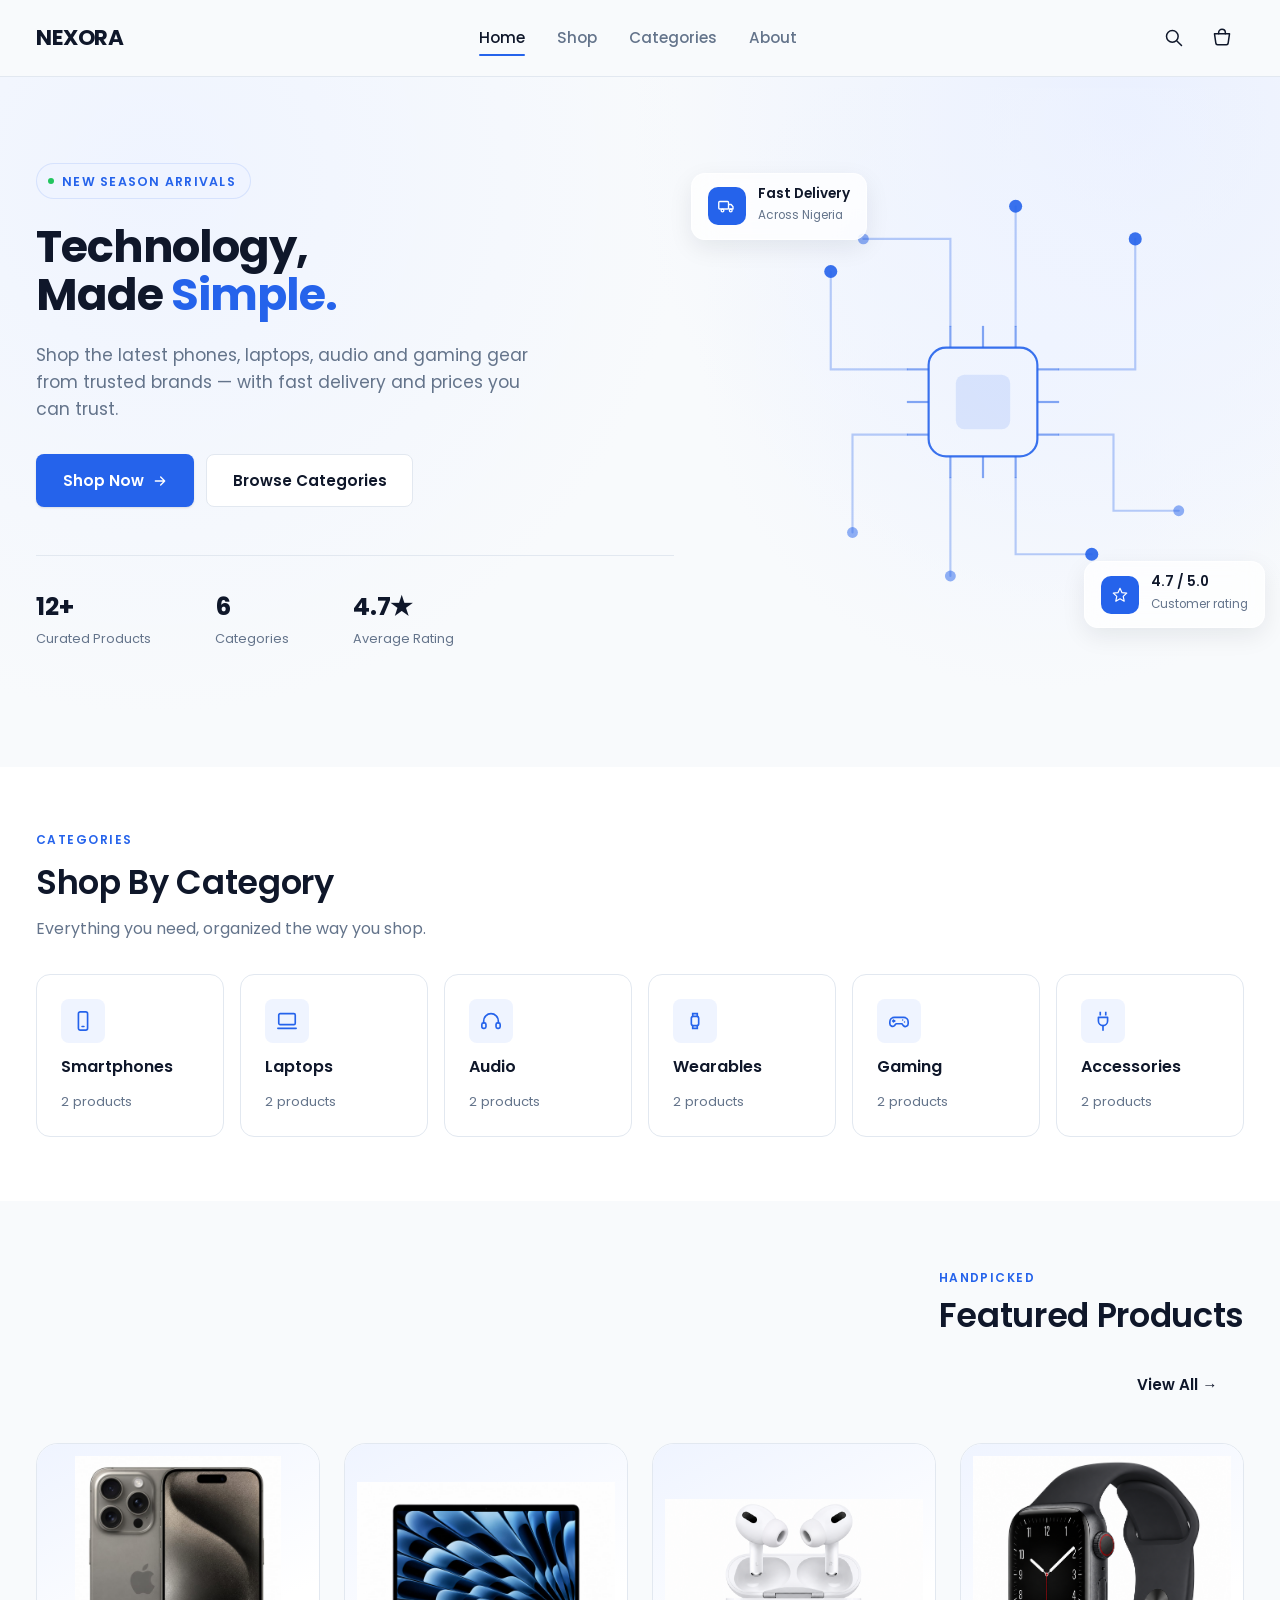
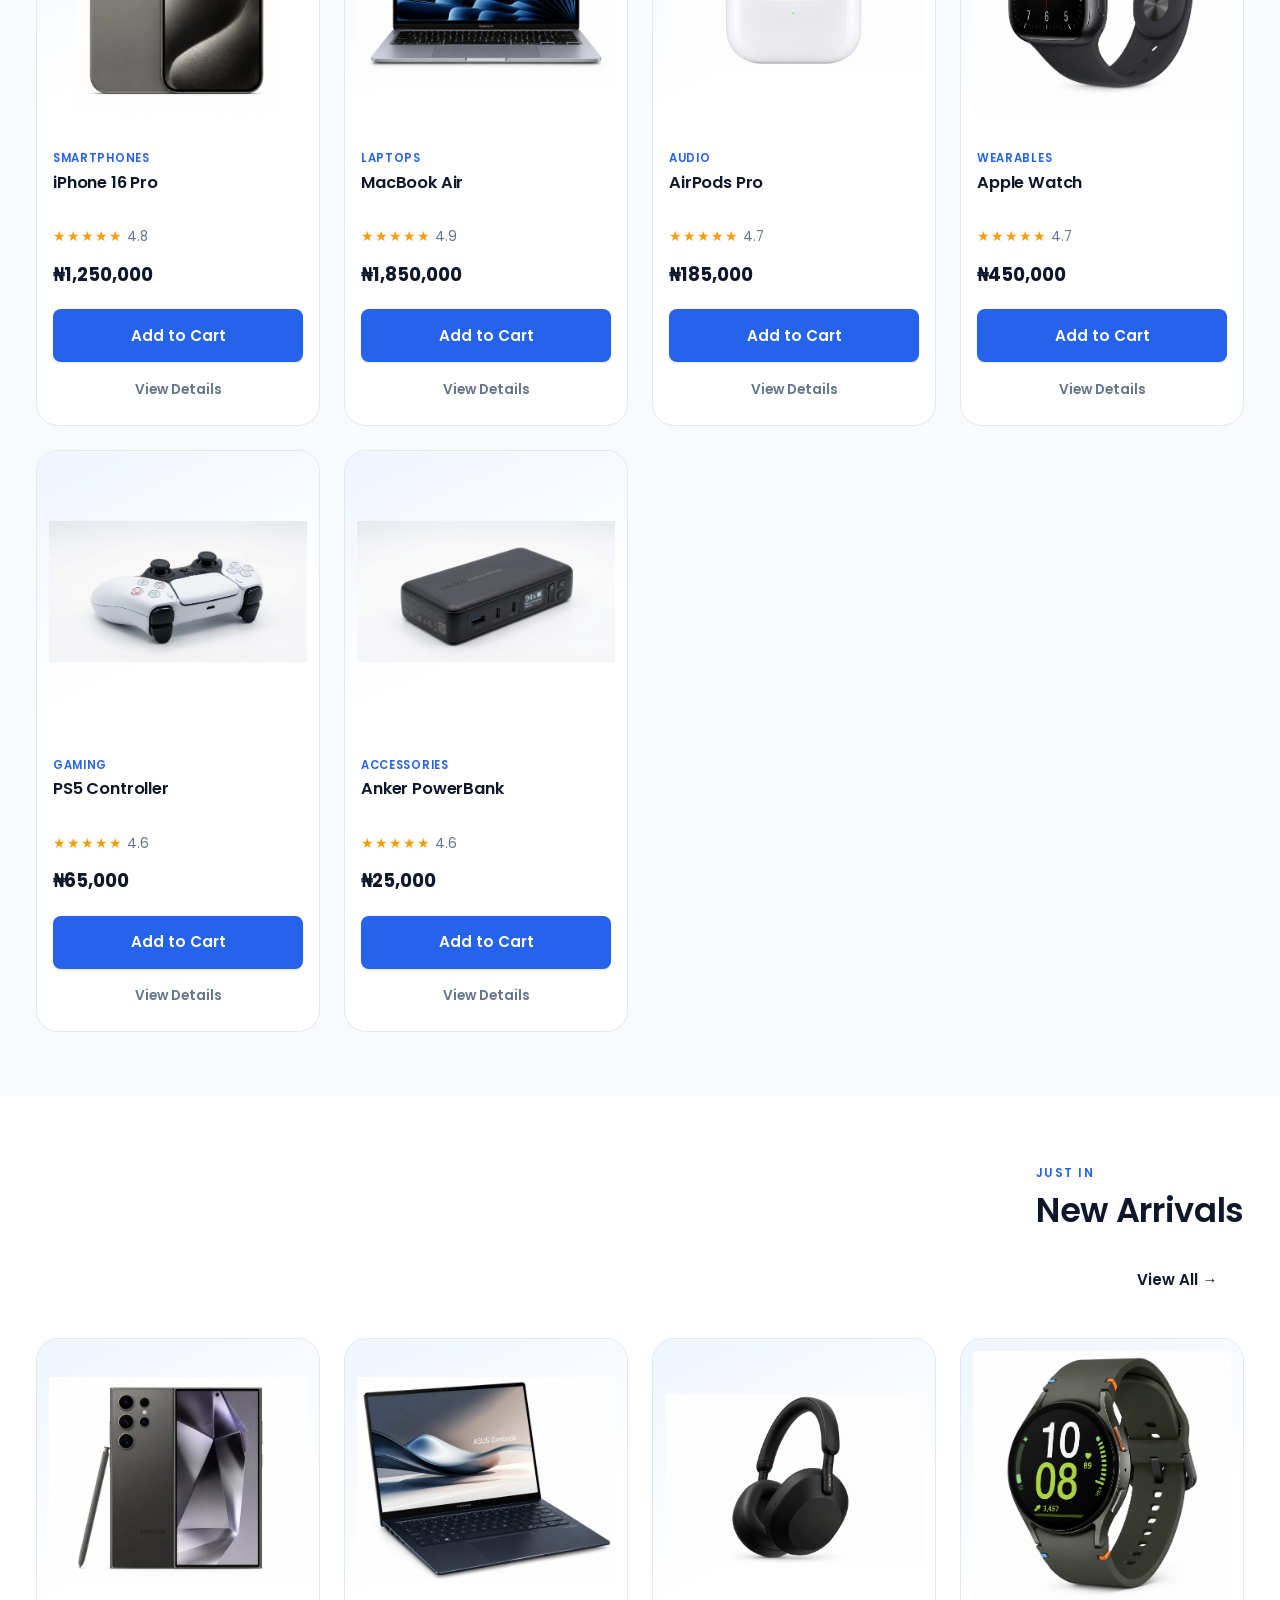
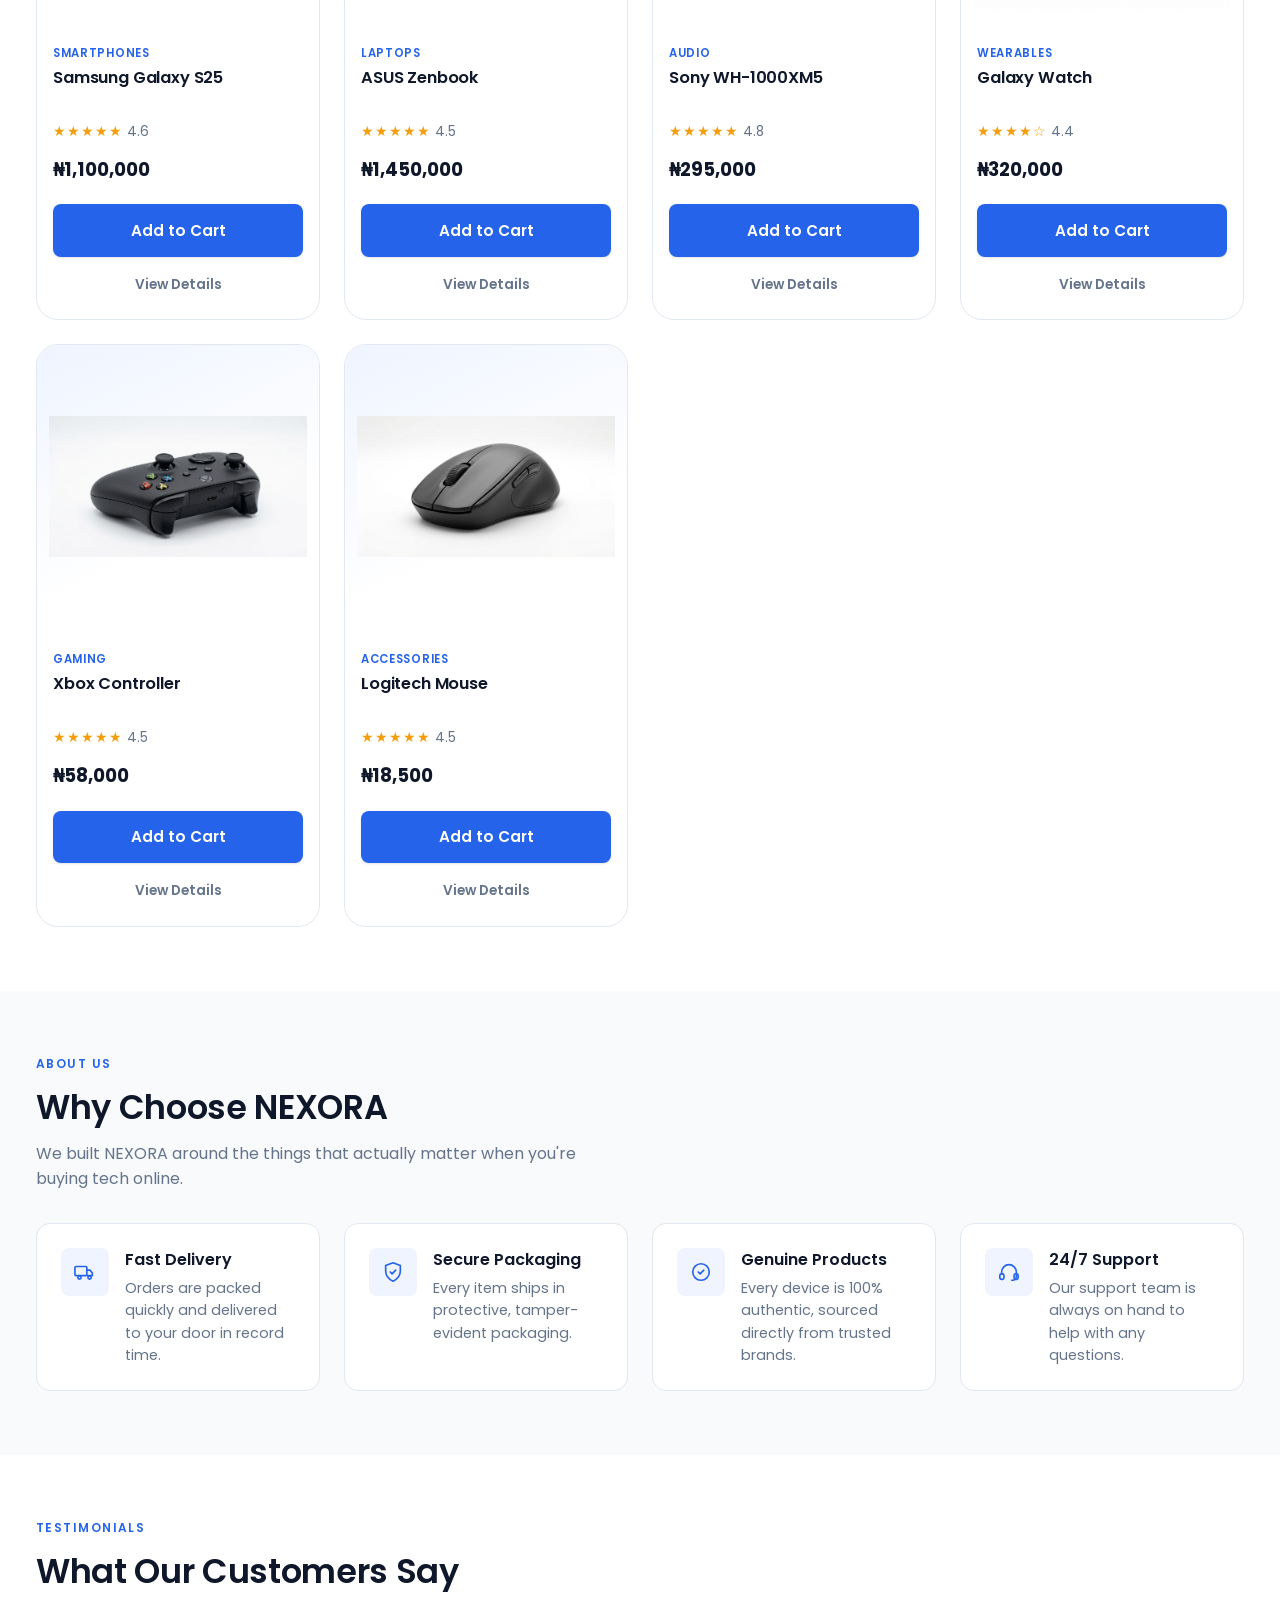
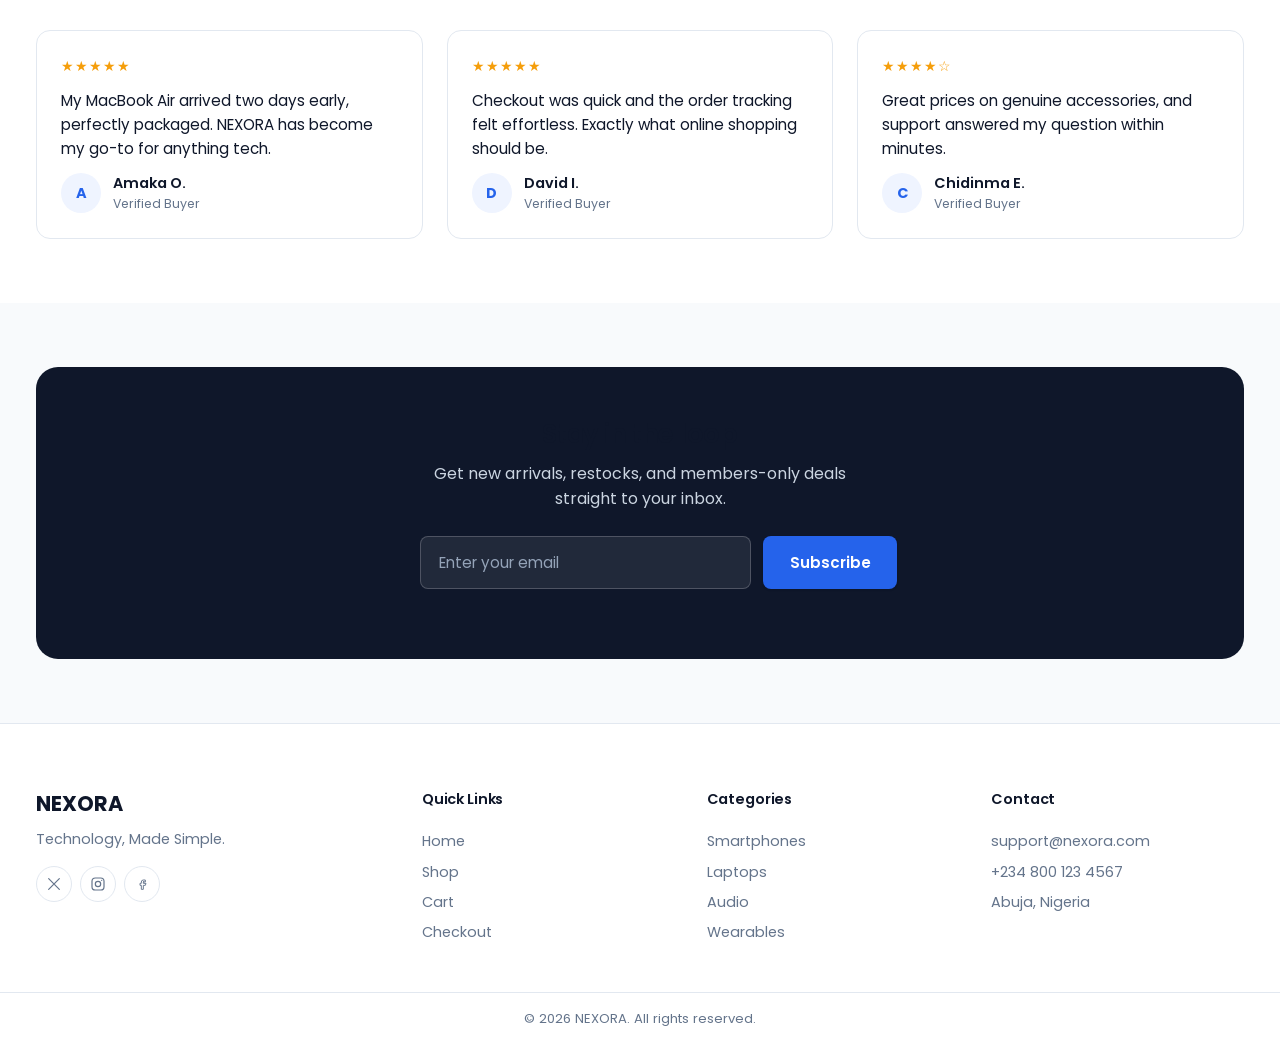
<file: index.html>
<!DOCTYPE html>
<html lang="en">
<head>
  <meta charset="UTF-8">
  <meta name="viewport" content="width=device-width, initial-scale=1.0">
  <title>NEXORA — Technology, Made Simple.</title>
  <meta name="description" content="NEXORA is a modern electronics store for phones, laptops, audio, wearables, gaming gear and accessories.">
  <link rel="preconnect" href="https://fonts.googleapis.com">
  <link rel="preconnect" href="https://fonts.gstatic.com" crossorigin>
  <link href="https://fonts.googleapis.com/css2?family=Poppins:wght@400;500;600;700&amp;display=swap" rel="stylesheet">
  <link rel="stylesheet" href="css/style.css">
  <link rel="stylesheet" href="css/products.css">
  <link rel="stylesheet" href="css/responsive.css">
</head>
<body>

  
  <!-- ============ NAVBAR ============ -->
  <header class="navbar">
    <div class="container navbar__inner">
      <a href="index.html" class="navbar__logo" aria-label="NEXORA Home">NEXORA</a>

      <nav class="navbar__links" aria-label="Primary">
        <a href="index.html" class="navbar__link" aria-current="page">Home</a>
        <a href="products.html" class="navbar__link">Shop</a>
        <a href="index.html#categories" class="navbar__link">Categories</a>
        <a href="index.html#why-choose" class="navbar__link">About</a>
      </nav>

      <div class="navbar__actions">
        <button class="icon-btn" id="searchToggle" aria-label="Search" aria-expanded="false" aria-controls="navbarSearch">
          <svg width="20" height="20" viewBox="0 0 24 24" fill="none" aria-hidden="true"><circle cx="10" cy="10" r="7" stroke="currentColor" stroke-width="1.8"/><line x1="21" y1="21" x2="15.5" y2="15.5" stroke="currentColor" stroke-width="1.8" stroke-linecap="round"/></svg>
        </button>
        <a href="cart.html" class="icon-btn" aria-label="View cart">
          <svg width="20" height="20" viewBox="0 0 24 24" fill="none" aria-hidden="true"><path d="M3 7h18l-1.6 11.2A2 2 0 0 1 17.4 20H6.6a2 2 0 0 1-2-1.8L3 7Z" stroke="currentColor" stroke-width="1.8" stroke-linejoin="round"/><path d="M8 7V5.5a4 4 0 0 1 8 0V7" stroke="currentColor" stroke-width="1.8" stroke-linecap="round"/></svg>
          <span class="cart-count" id="cartCount">0</span>
        </a>
        <button class="hamburger" id="hamburgerBtn" aria-label="Open menu" aria-expanded="false" aria-controls="mobileMenu">
          <span></span><span></span><span></span>
        </button>
      </div>
    </div>

    <div class="navbar__search" id="navbarSearch" hidden>
      <form class="navbar__search-form" id="navbarSearchForm" role="search" novalidate>
        <label for="navbarSearchInput" class="visually-hidden">Search products</label>
        <input type="search" id="navbarSearchInput" placeholder="Search for products..." autocomplete="off">
        <button type="submit">Search</button>
      </form>
    </div>
  </header>

  <div class="mobile-menu" id="mobileMenu" hidden>
    <nav aria-label="Mobile">
      <a href="index.html">Home</a>
      <a href="products.html">Shop</a>
      <a href="index.html#categories">Categories</a>
      <a href="index.html#why-choose">About</a>
      <a href="cart.html">Cart</a>
    </nav>
  </div>

  <main id="main-content">

    <!-- ============ HERO ============ -->
    <section class="hero">
      <div class="container hero__inner">
        <div class="hero__content">
          <span class="hero__eyebrow"><span class="hero__eyebrow-dot"></span>New Season Arrivals</span>
          <h1 class="hero__title">Technology,<br>Made <span>Simple.</span></h1>
          <p class="hero__text">Shop the latest phones, laptops, audio and gaming gear from trusted brands — with fast delivery and prices you can trust.</p>
          <div class="hero__actions">
            <a href="products.html" class="btn btn--primary">
              Shop Now
              <svg width="16" height="16" viewBox="0 0 24 24" fill="none" aria-hidden="true"><path d="M5 12h14M13 6l6 6-6 6" stroke="currentColor" stroke-width="2" stroke-linecap="round" stroke-linejoin="round"/></svg>
            </a>
            <a href="index.html#categories" class="btn btn--outline">Browse Categories</a>
          </div>
          <div class="hero__stats">
            <div>
              <p class="hero__stat-value">12+</p>
              <p class="hero__stat-label">Curated Products</p>
            </div>
            <div>
              <p class="hero__stat-value">6</p>
              <p class="hero__stat-label">Categories</p>
            </div>
            <div>
              <p class="hero__stat-value">4.7★</p>
              <p class="hero__stat-label">Average Rating</p>
            </div>
          </div>
        </div>

        <div class="hero__graphic-wrap">
          <svg class="hero__graphic" viewBox="0 0 480 480" xmlns="http://www.w3.org/2000/svg" role="img" aria-label="Abstract circuit board illustration">
            <rect x="190" y="190" width="100" height="100" rx="16" fill="none" stroke="currentColor" stroke-width="2" opacity="0.9"/>
            <rect x="215" y="215" width="50" height="50" rx="8" fill="currentColor" opacity="0.12"/>
            <g stroke="currentColor" stroke-width="2" opacity="0.55">
              <line x1="190" y1="210" x2="170" y2="210"/>
              <line x1="190" y1="240" x2="170" y2="240"/>
              <line x1="190" y1="270" x2="170" y2="270"/>
              <line x1="290" y1="210" x2="310" y2="210"/>
              <line x1="290" y1="240" x2="310" y2="240"/>
              <line x1="290" y1="270" x2="310" y2="270"/>
              <line x1="210" y1="190" x2="210" y2="170"/>
              <line x1="240" y1="190" x2="240" y2="170"/>
              <line x1="270" y1="190" x2="270" y2="170"/>
              <line x1="210" y1="290" x2="210" y2="310"/>
              <line x1="240" y1="290" x2="240" y2="310"/>
              <line x1="270" y1="290" x2="270" y2="310"/>
            </g>
            <g fill="none" stroke="currentColor" stroke-width="2" opacity="0.3" stroke-linecap="round">
              <path d="M170 210 H100 V120"/>
              <path d="M170 270 H120 V360"/>
              <path d="M310 210 H380 V90"/>
              <path d="M310 270 H360 V340 H420"/>
              <path d="M210 170 V90 H130"/>
              <path d="M270 170 V60"/>
              <path d="M210 310 V400"/>
              <path d="M270 310 V380 H340"/>
            </g>
            <g fill="currentColor">
              <circle cx="100" cy="120" r="6" opacity="0.9"/>
              <circle cx="120" cy="360" r="5" opacity="0.5"/>
              <circle cx="380" cy="90" r="6" opacity="0.9"/>
              <circle cx="420" cy="340" r="5" opacity="0.5"/>
              <circle cx="130" cy="90" r="5" opacity="0.5"/>
              <circle cx="270" cy="60" r="6" opacity="0.9"/>
              <circle cx="210" cy="400" r="5" opacity="0.5"/>
              <circle cx="340" cy="380" r="6" opacity="0.9"/>
            </g>
          </svg>

          <div class="hero__float-cards">
            <div class="hero__float-card hero__float-card--delivery">
              <span class="hero__float-card__icon">
                <svg width="18" height="18" viewBox="0 0 24 24" fill="none" aria-hidden="true"><rect x="1" y="6" width="13" height="10" rx="1.2" stroke="currentColor" stroke-width="1.8"/><path d="M14 10h3.5L20 13v3h-6" stroke="currentColor" stroke-width="1.8" stroke-linejoin="round"/><circle cx="6" cy="18" r="1.8" stroke="currentColor" stroke-width="1.8"/><circle cx="17" cy="18" r="1.8" stroke="currentColor" stroke-width="1.8"/></svg>
              </span>
              <span>
                <span class="hero__float-card__title" style="display:block;">Fast Delivery</span>
                <span class="hero__float-card__text">Across Nigeria</span>
              </span>
            </div>
            <div class="hero__float-card hero__float-card--rating">
              <span class="hero__float-card__icon">
                <svg width="18" height="18" viewBox="0 0 24 24" fill="none" aria-hidden="true"><path d="m12 3 2.7 5.9 6.3.6-4.7 4.4 1.3 6.4L12 17l-5.6 3.3 1.3-6.4-4.7-4.4 6.3-.6L12 3Z" stroke="currentColor" stroke-width="1.6" stroke-linejoin="round"/></svg>
              </span>
              <span>
                <span class="hero__float-card__title" style="display:block;">4.7 / 5.0</span>
                <span class="hero__float-card__text">Customer rating</span>
              </span>
            </div>
          </div>
        </div>
      </div>
    </section>

    <!-- ============ SHOP BY CATEGORY ============ -->
    <section class="section section--muted" id="categories">
      <div class="container">
        <div class="section__header">
          <span class="section__eyebrow">Categories</span>
          <h2 class="section__title">Shop By Category</h2>
          <p class="section__subtitle">Everything you need, organized the way you shop.</p>
        </div>

        <div class="category-grid">
          <a href="products.html?category=smartphones" class="category-card">
            <span class="category-card__icon">
              <svg width="22" height="22" viewBox="0 0 24 24" fill="none" aria-hidden="true"><rect x="7" y="2" width="10" height="20" rx="2" stroke="currentColor" stroke-width="1.8"/><line x1="11" y1="18" x2="13" y2="18" stroke="currentColor" stroke-width="1.8" stroke-linecap="round"/></svg>
            </span>
            <span class="category-card__name">Smartphones</span>
            <span class="category-card__count">2 products</span>
          </a>
          <a href="products.html?category=laptops" class="category-card">
            <span class="category-card__icon">
              <svg width="22" height="22" viewBox="0 0 24 24" fill="none" aria-hidden="true"><rect x="3" y="4" width="18" height="12" rx="1.5" stroke="currentColor" stroke-width="1.8"/><line x1="2" y1="20" x2="22" y2="20" stroke="currentColor" stroke-width="1.8" stroke-linecap="round"/></svg>
            </span>
            <span class="category-card__name">Laptops</span>
            <span class="category-card__count">2 products</span>
          </a>
          <a href="products.html?category=audio" class="category-card">
            <span class="category-card__icon">
              <svg width="22" height="22" viewBox="0 0 24 24" fill="none" aria-hidden="true"><path d="M4 14v-2a8 8 0 0 1 16 0v2" stroke="currentColor" stroke-width="1.8" stroke-linecap="round"/><rect x="2" y="14" width="4.5" height="6" rx="1.8" stroke="currentColor" stroke-width="1.8"/><rect x="17.5" y="14" width="4.5" height="6" rx="1.8" stroke="currentColor" stroke-width="1.8"/></svg>
            </span>
            <span class="category-card__name">Audio</span>
            <span class="category-card__count">2 products</span>
          </a>
          <a href="products.html?category=wearables" class="category-card">
            <span class="category-card__icon">
              <svg width="22" height="22" viewBox="0 0 24 24" fill="none" aria-hidden="true"><rect x="8" y="7" width="8" height="10" rx="2" stroke="currentColor" stroke-width="1.8"/><path d="M9.5 7V4h5v3M9.5 17v3h5v-3" stroke="currentColor" stroke-width="1.8" stroke-linecap="round"/></svg>
            </span>
            <span class="category-card__name">Wearables</span>
            <span class="category-card__count">2 products</span>
          </a>
          <a href="products.html?category=gaming" class="category-card">
            <span class="category-card__icon">
              <svg width="22" height="22" viewBox="0 0 24 24" fill="none" aria-hidden="true"><path d="M7 8h10a5 5 0 0 1 5 5v2a3 3 0 0 1-5.2 2.06L15.2 15H8.8L7 17.06A3 3 0 0 1 2 15v-2a5 5 0 0 1 5-5Z" stroke="currentColor" stroke-width="1.8" stroke-linejoin="round"/><line x1="7" y1="12" x2="7" y2="12.01" stroke="currentColor" stroke-width="2.4" stroke-linecap="round"/><line x1="6" y1="11" x2="6" y2="13" stroke="currentColor" stroke-width="1.8" stroke-linecap="round"/><line x1="5" y1="12" x2="7" y2="12" stroke="currentColor" stroke-width="1.8" stroke-linecap="round"/><circle cx="16" cy="11" r="0.8" fill="currentColor"/><circle cx="18" cy="13" r="0.8" fill="currentColor"/></svg>
            </span>
            <span class="category-card__name">Gaming</span>
            <span class="category-card__count">2 products</span>
          </a>
          <a href="products.html?category=accessories" class="category-card">
            <span class="category-card__icon">
              <svg width="22" height="22" viewBox="0 0 24 24" fill="none" aria-hidden="true"><path d="M9 2v4M15 2v4M7 8h10v4a5 5 0 0 1-10 0V8Z" stroke="currentColor" stroke-width="1.8" stroke-linejoin="round"/><line x1="12" y1="17" x2="12" y2="22" stroke="currentColor" stroke-width="1.8" stroke-linecap="round"/></svg>
            </span>
            <span class="category-card__name">Accessories</span>
            <span class="category-card__count">2 products</span>
          </a>
        </div>
      </div>
    </section>

    <!-- ============ FEATURED PRODUCTS ============ -->
    <section class="section">
      <div class="container">
        <div class="section__header section__head-row">
          <div>
            <span class="section__eyebrow">Handpicked</span>
            <h2 class="section__title">Featured Products</h2>
          </div>
          <a href="products.html" class="btn btn--ghost">View All →</a>
        </div>
        <div class="product-grid" id="featuredGrid">
          <!-- Populated by products.js -->
        </div>
      </div>
    </section>

    <!-- ============ NEW ARRIVALS ============ -->
    <section class="section section--muted">
      <div class="container">
        <div class="section__header section__head-row">
          <div>
            <span class="section__eyebrow">Just In</span>
            <h2 class="section__title">New Arrivals</h2>
          </div>
          <a href="products.html" class="btn btn--ghost">View All →</a>
        </div>
        <div class="product-grid" id="newArrivalsGrid">
          <!-- Populated by products.js -->
        </div>
      </div>
    </section>

    <!-- ============ WHY CHOOSE NEXORA ============ -->
    <section class="section" id="why-choose">
      <div class="container">
        <div class="section__header">
          <span class="section__eyebrow">About Us</span>
          <h2 class="section__title">Why Choose NEXORA</h2>
          <p class="section__subtitle">We built NEXORA around the things that actually matter when you're buying tech online.</p>
        </div>
        <div class="features-grid">
          <div class="feature-card">
            <span class="feature-card__icon">
              <svg width="22" height="22" viewBox="0 0 24 24" fill="none" aria-hidden="true"><rect x="1" y="6" width="13" height="10" rx="1.2" stroke="currentColor" stroke-width="1.8"/><path d="M14 10h3.5L20 13v3h-6" stroke="currentColor" stroke-width="1.8" stroke-linejoin="round"/><circle cx="6" cy="18" r="1.8" stroke="currentColor" stroke-width="1.8"/><circle cx="17" cy="18" r="1.8" stroke="currentColor" stroke-width="1.8"/></svg>
            </span>
            <div>
              <p class="feature-card__title">Fast Delivery</p>
              <p class="feature-card__text">Orders are packed quickly and delivered to your door in record time.</p>
            </div>
          </div>
          <div class="feature-card">
            <span class="feature-card__icon">
              <svg width="22" height="22" viewBox="0 0 24 24" fill="none" aria-hidden="true"><path d="M12 2 4 5v6c0 5 3.5 9 8 11 4.5-2 8-6 8-11V5l-8-3Z" stroke="currentColor" stroke-width="1.8" stroke-linejoin="round"/><path d="m9 12 2 2 4-4" stroke="currentColor" stroke-width="1.8" stroke-linecap="round" stroke-linejoin="round"/></svg>
            </span>
            <div>
              <p class="feature-card__title">Secure Packaging</p>
              <p class="feature-card__text">Every item ships in protective, tamper-evident packaging.</p>
            </div>
          </div>
          <div class="feature-card">
            <span class="feature-card__icon">
              <svg width="22" height="22" viewBox="0 0 24 24" fill="none" aria-hidden="true"><circle cx="12" cy="12" r="9" stroke="currentColor" stroke-width="1.8"/><path d="m9 12 2 2 4-4" stroke="currentColor" stroke-width="1.8" stroke-linecap="round" stroke-linejoin="round"/></svg>
            </span>
            <div>
              <p class="feature-card__title">Genuine Products</p>
              <p class="feature-card__text">Every device is 100% authentic, sourced directly from trusted brands.</p>
            </div>
          </div>
          <div class="feature-card">
            <span class="feature-card__icon">
              <svg width="22" height="22" viewBox="0 0 24 24" fill="none" aria-hidden="true"><path d="M4 14v-2a8 8 0 0 1 16 0v2" stroke="currentColor" stroke-width="1.8" stroke-linecap="round"/><rect x="2" y="14" width="4.5" height="6" rx="1.8" stroke="currentColor" stroke-width="1.8"/><rect x="17.5" y="14" width="4.5" height="6" rx="1.8" stroke="currentColor" stroke-width="1.8"/><path d="M20 16v1a4 4 0 0 1-4 4h-1" stroke="currentColor" stroke-width="1.8" stroke-linecap="round"/></svg>
            </span>
            <div>
              <p class="feature-card__title">24/7 Support</p>
              <p class="feature-card__text">Our support team is always on hand to help with any questions.</p>
            </div>
          </div>
        </div>
      </div>
    </section>

    <!-- ============ TESTIMONIALS ============ -->
    <section class="section section--muted">
      <div class="container">
        <div class="section__header">
          <span class="section__eyebrow">Testimonials</span>
          <h2 class="section__title">What Our Customers Say</h2>
        </div>
        <div class="testimonial-grid">
          <div class="testimonial-card">
            <div class="stars" aria-hidden="true">★★★★★</div>
            <p class="testimonial-card__quote">My MacBook Air arrived two days early, perfectly packaged. NEXORA has become my go-to for anything tech.</p>
            <div class="testimonial-card__author">
              <span class="testimonial-card__avatar">A</span>
              <div>
                <p class="testimonial-card__name">Amaka O.</p>
                <p class="testimonial-card__role">Verified Buyer</p>
              </div>
            </div>
          </div>
          <div class="testimonial-card">
            <div class="stars" aria-hidden="true">★★★★★</div>
            <p class="testimonial-card__quote">Checkout was quick and the order tracking felt effortless. Exactly what online shopping should be.</p>
            <div class="testimonial-card__author">
              <span class="testimonial-card__avatar">D</span>
              <div>
                <p class="testimonial-card__name">David I.</p>
                <p class="testimonial-card__role">Verified Buyer</p>
              </div>
            </div>
          </div>
          <div class="testimonial-card">
            <div class="stars" aria-hidden="true">★★★★☆</div>
            <p class="testimonial-card__quote">Great prices on genuine accessories, and support answered my question within minutes.</p>
            <div class="testimonial-card__author">
              <span class="testimonial-card__avatar">C</span>
              <div>
                <p class="testimonial-card__name">Chidinma E.</p>
                <p class="testimonial-card__role">Verified Buyer</p>
              </div>
            </div>
          </div>
        </div>
      </div>
    </section>

    <!-- ============ NEWSLETTER ============ -->
    <section class="section">
      <div class="container">
        <div class="newsletter">
          <h2 class="newsletter__title">Stay in the loop</h2>
          <p class="newsletter__text">Get new arrivals, restocks, and members-only deals straight to your inbox.</p>
          <form class="newsletter__form" id="newsletterForm" novalidate>
            <label for="newsletterEmail" class="visually-hidden">Email address</label>
            <div class="newsletter__field">
              <input type="email" id="newsletterEmail" placeholder="Enter your email" aria-describedby="newsletterEmailError">
              <button type="submit" class="btn btn--primary">Subscribe</button>
            </div>
            <p class="field__error field__error--dark" id="newsletterEmailError"></p>
          </form>
        </div>
      </div>
    </section>

  </main>

  <!-- ============ FOOTER ============ -->
  <footer class="footer">
    <div class="container footer__grid">
      <div class="footer__brand">
        <p class="footer__logo">NEXORA</p>
        <p class="footer__tagline">Technology, Made Simple.</p>
        <div class="footer__socials">
          <a href="#" aria-label="NEXORA on Twitter / X"><svg width="16" height="16" viewBox="0 0 24 24" fill="none" aria-hidden="true"><path d="M4 4l16 16M20 4 4 20" stroke="currentColor" stroke-width="1.8" stroke-linecap="round"/></svg></a>
          <a href="#" aria-label="NEXORA on Instagram"><svg width="16" height="16" viewBox="0 0 24 24" fill="none" aria-hidden="true"><rect x="3" y="3" width="18" height="18" rx="5" stroke="currentColor" stroke-width="1.8"/><circle cx="12" cy="12" r="4" stroke="currentColor" stroke-width="1.8"/><circle cx="17.5" cy="6.5" r="1" fill="currentColor"/></svg></a>
          <a href="#" aria-label="NEXORA on Facebook"><svg width="16" height="16" viewBox="0 0 24 24" fill="none" aria-hidden="true"><path d="M14 9h3V6h-3a3 3 0 0 0-3 3v2H9v3h2v6h3v-6h3l1-3h-4V9a1 1 0 0 1 1-1Z" stroke="currentColor" stroke-width="1.4" stroke-linejoin="round"/></svg></a>
        </div>
      </div>
      <div class="footer__col">
        <h3>Quick Links</h3>
        <a href="index.html">Home</a>
        <a href="products.html">Shop</a>
        <a href="cart.html">Cart</a>
        <a href="checkout.html">Checkout</a>
      </div>
      <div class="footer__col">
        <h3>Categories</h3>
        <a href="products.html?category=smartphones">Smartphones</a>
        <a href="products.html?category=laptops">Laptops</a>
        <a href="products.html?category=audio">Audio</a>
        <a href="products.html?category=wearables">Wearables</a>
      </div>
      <div class="footer__col">
        <h3>Contact</h3>
        <p>support@nexora.com</p>
        <p>+234 800 123 4567</p>
        <p>Abuja, Nigeria</p>
      </div>
    </div>
    <div class="footer__bottom">
      <p>&copy; 2026 NEXORA. All rights reserved.</p>
    </div>
  </footer>

  <button id="scrollTopBtn" class="scroll-top-btn" aria-label="Scroll to top" hidden>
    <svg width="18" height="18" viewBox="0 0 24 24" fill="none" aria-hidden="true"><path d="M6 15l6-6 6 6" stroke="currentColor" stroke-width="2" stroke-linecap="round" stroke-linejoin="round"/></svg>
  </button>

  <div id="toastContainer" class="toast-container" aria-live="polite" aria-atomic="true"></div>

  <script src="js/main.js"></script>
  <script src="js/products.js"></script>
</body>
</html>
</file>
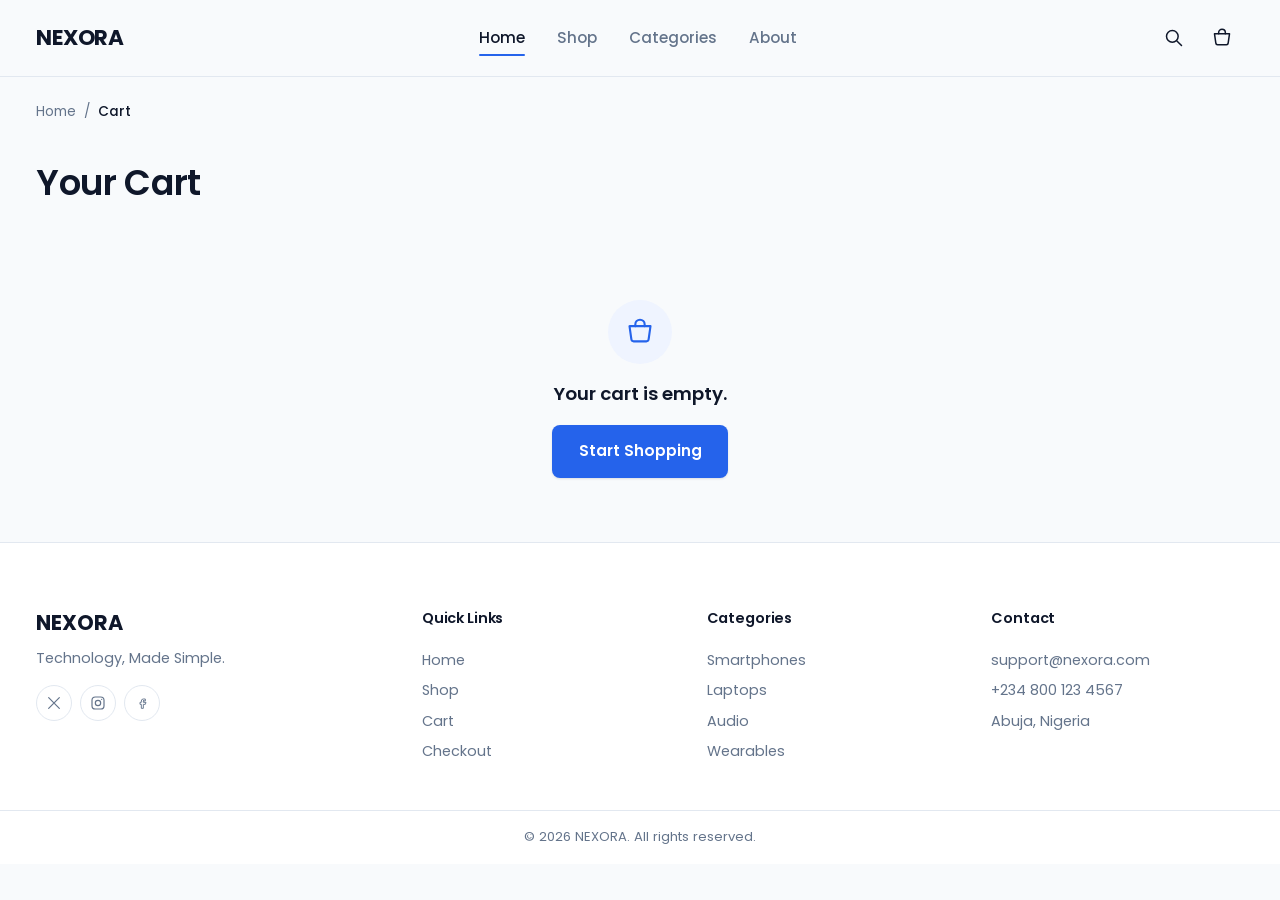
<file: cart.html>
<!DOCTYPE html>
<html lang="en">
<head>
  <meta charset="UTF-8">
  <meta name="viewport" content="width=device-width, initial-scale=1.0">
  <title>Your Cart — NEXORA</title>
  <link rel="preconnect" href="https://fonts.googleapis.com">
  <link rel="preconnect" href="https://fonts.gstatic.com" crossorigin>
  <link href="https://fonts.googleapis.com/css2?family=Poppins:wght@400;500;600;700&amp;display=swap" rel="stylesheet">
  <link rel="stylesheet" href="css/style.css">
  <link rel="stylesheet" href="css/products.css">
  <link rel="stylesheet" href="css/responsive.css">
</head>
<body>

  <!-- ============ NAVBAR ============ -->
  <header class="navbar">
    <div class="container navbar__inner">
      <a href="index.html" class="navbar__logo" aria-label="NEXORA Home">NEXORA</a>

      <nav class="navbar__links" aria-label="Primary">
        <a href="index.html" class="navbar__link">Home</a>
        <a href="products.html" class="navbar__link">Shop</a>
        <a href="index.html#categories" class="navbar__link">Categories</a>
        <a href="index.html#why-choose" class="navbar__link">About</a>
      </nav>

      <div class="navbar__actions">
        <button class="icon-btn" id="searchToggle" aria-label="Search" aria-expanded="false" aria-controls="navbarSearch">
          <svg width="20" height="20" viewBox="0 0 24 24" fill="none" aria-hidden="true"><circle cx="10" cy="10" r="7" stroke="currentColor" stroke-width="1.8"/><line x1="21" y1="21" x2="15.5" y2="15.5" stroke="currentColor" stroke-width="1.8" stroke-linecap="round"/></svg>
        </button>
        <a href="cart.html" class="icon-btn" aria-label="View cart" aria-current="page">
          <svg width="20" height="20" viewBox="0 0 24 24" fill="none" aria-hidden="true"><path d="M3 7h18l-1.6 11.2A2 2 0 0 1 17.4 20H6.6a2 2 0 0 1-2-1.8L3 7Z" stroke="currentColor" stroke-width="1.8" stroke-linejoin="round"/><path d="M8 7V5.5a4 4 0 0 1 8 0V7" stroke="currentColor" stroke-width="1.8" stroke-linecap="round"/></svg>
          <span class="cart-count" id="cartCount">0</span>
        </a>
        <button class="hamburger" id="hamburgerBtn" aria-label="Open menu" aria-expanded="false" aria-controls="mobileMenu">
          <span></span><span></span><span></span>
        </button>
      </div>
    </div>

    <div class="navbar__search" id="navbarSearch" hidden>
      <form class="navbar__search-form" id="navbarSearchForm" role="search" novalidate>
        <label for="navbarSearchInput" class="visually-hidden">Search products</label>
        <input type="search" id="navbarSearchInput" placeholder="Search for products..." autocomplete="off">
        <button type="submit">Search</button>
      </form>
    </div>
  </header>

  <div class="mobile-menu" id="mobileMenu" hidden>
    <nav aria-label="Mobile">
      <a href="index.html">Home</a>
      <a href="products.html">Shop</a>
      <a href="index.html#categories">Categories</a>
      <a href="index.html#why-choose">About</a>
      <a href="cart.html">Cart</a>
    </nav>
  </div>

  <main id="main-content">
    <div class="container">

      <nav class="breadcrumb" aria-label="Breadcrumb">
        <a href="index.html">Home</a>
        <span aria-hidden="true">/</span>
        <span class="breadcrumb__current">Cart</span>
      </nav>

      <div class="page-header">
        <h1 class="page-header__title">Your Cart</h1>
      </div>

      <!-- ============ CART CONTENT ============ -->
      <div class="cart-layout" id="cartContent">
        <div class="cart-items" id="cartItems">
          <!-- Populated by cart.js -->
        </div>

        <aside class="order-summary">
          <h2>Order Summary</h2>
          <div class="summary-row">
            <span>Subtotal</span>
            <span id="cartSubtotal">₦0</span>
          </div>
          <div class="summary-row">
            <span>Delivery Fee</span>
            <span id="cartDelivery">₦0</span>
          </div>
          <div class="summary-row summary-row--total">
            <span>Total</span>
            <span id="cartTotal">₦0</span>
          </div>
          <div style="display:flex; flex-direction:column; gap: var(--space-3); margin-top: var(--space-5);">
            <a href="checkout.html" class="btn btn--primary btn--block">Checkout</a>
            <a href="products.html" class="btn btn--outline btn--block">Continue Shopping</a>
          </div>
        </aside>
      </div>

      <!-- ============ EMPTY CART STATE ============ -->
      <div class="empty-state" id="cartEmpty" hidden>
        <span class="empty-state__icon">
          <svg width="28" height="28" viewBox="0 0 24 24" fill="none" aria-hidden="true"><path d="M3 7h18l-1.6 11.2A2 2 0 0 1 17.4 20H6.6a2 2 0 0 1-2-1.8L3 7Z" stroke="currentColor" stroke-width="1.8" stroke-linejoin="round"/><path d="M8 7V5.5a4 4 0 0 1 8 0V7" stroke="currentColor" stroke-width="1.8" stroke-linecap="round"/></svg>
        </span>
        <p class="empty-state__title">Your cart is empty.</p>
        <a href="products.html" class="btn btn--primary">Start Shopping</a>
      </div>

    </div>
  </main>

  <!-- ============ FOOTER ============ -->
  <footer class="footer">
    <div class="container footer__grid">
      <div class="footer__brand">
        <p class="footer__logo">NEXORA</p>
        <p class="footer__tagline">Technology, Made Simple.</p>
        <div class="footer__socials">
          <a href="#" aria-label="NEXORA on Twitter / X"><svg width="16" height="16" viewBox="0 0 24 24" fill="none" aria-hidden="true"><path d="M4 4l16 16M20 4 4 20" stroke="currentColor" stroke-width="1.8" stroke-linecap="round"/></svg></a>
          <a href="#" aria-label="NEXORA on Instagram"><svg width="16" height="16" viewBox="0 0 24 24" fill="none" aria-hidden="true"><rect x="3" y="3" width="18" height="18" rx="5" stroke="currentColor" stroke-width="1.8"/><circle cx="12" cy="12" r="4" stroke="currentColor" stroke-width="1.8"/><circle cx="17.5" cy="6.5" r="1" fill="currentColor"/></svg></a>
          <a href="#" aria-label="NEXORA on Facebook"><svg width="16" height="16" viewBox="0 0 24 24" fill="none" aria-hidden="true"><path d="M14 9h3V6h-3a3 3 0 0 0-3 3v2H9v3h2v6h3v-6h3l1-3h-4V9a1 1 0 0 1 1-1Z" stroke="currentColor" stroke-width="1.4" stroke-linejoin="round"/></svg></a>
        </div>
      </div>
      <div class="footer__col">
        <h3>Quick Links</h3>
        <a href="index.html">Home</a>
        <a href="products.html">Shop</a>
        <a href="cart.html">Cart</a>
        <a href="checkout.html">Checkout</a>
      </div>
      <div class="footer__col">
        <h3>Categories</h3>
        <a href="products.html?category=smartphones">Smartphones</a>
        <a href="products.html?category=laptops">Laptops</a>
        <a href="products.html?category=audio">Audio</a>
        <a href="products.html?category=wearables">Wearables</a>
      </div>
      <div class="footer__col">
        <h3>Contact</h3>
        <p>support@nexora.com</p>
        <p>+234 800 123 4567</p>
        <p>Abuja, Nigeria</p>
      </div>
    </div>
    <div class="footer__bottom">
      <p>&copy; 2026 NEXORA. All rights reserved.</p>
    </div>
  </footer>

  <button id="scrollTopBtn" class="scroll-top-btn" aria-label="Scroll to top" hidden>
    <svg width="18" height="18" viewBox="0 0 24 24" fill="none" aria-hidden="true"><path d="M6 15l6-6 6 6" stroke="currentColor" stroke-width="2" stroke-linecap="round" stroke-linejoin="round"/></svg>
  </button>

  <div id="toastContainer" class="toast-container" aria-live="polite" aria-atomic="true"></div>

  <script src="js/main.js"></script>
  <script src="js/products.js"></script>
  <script src="js/cart.js"></script>
</body>
</html>
</file>
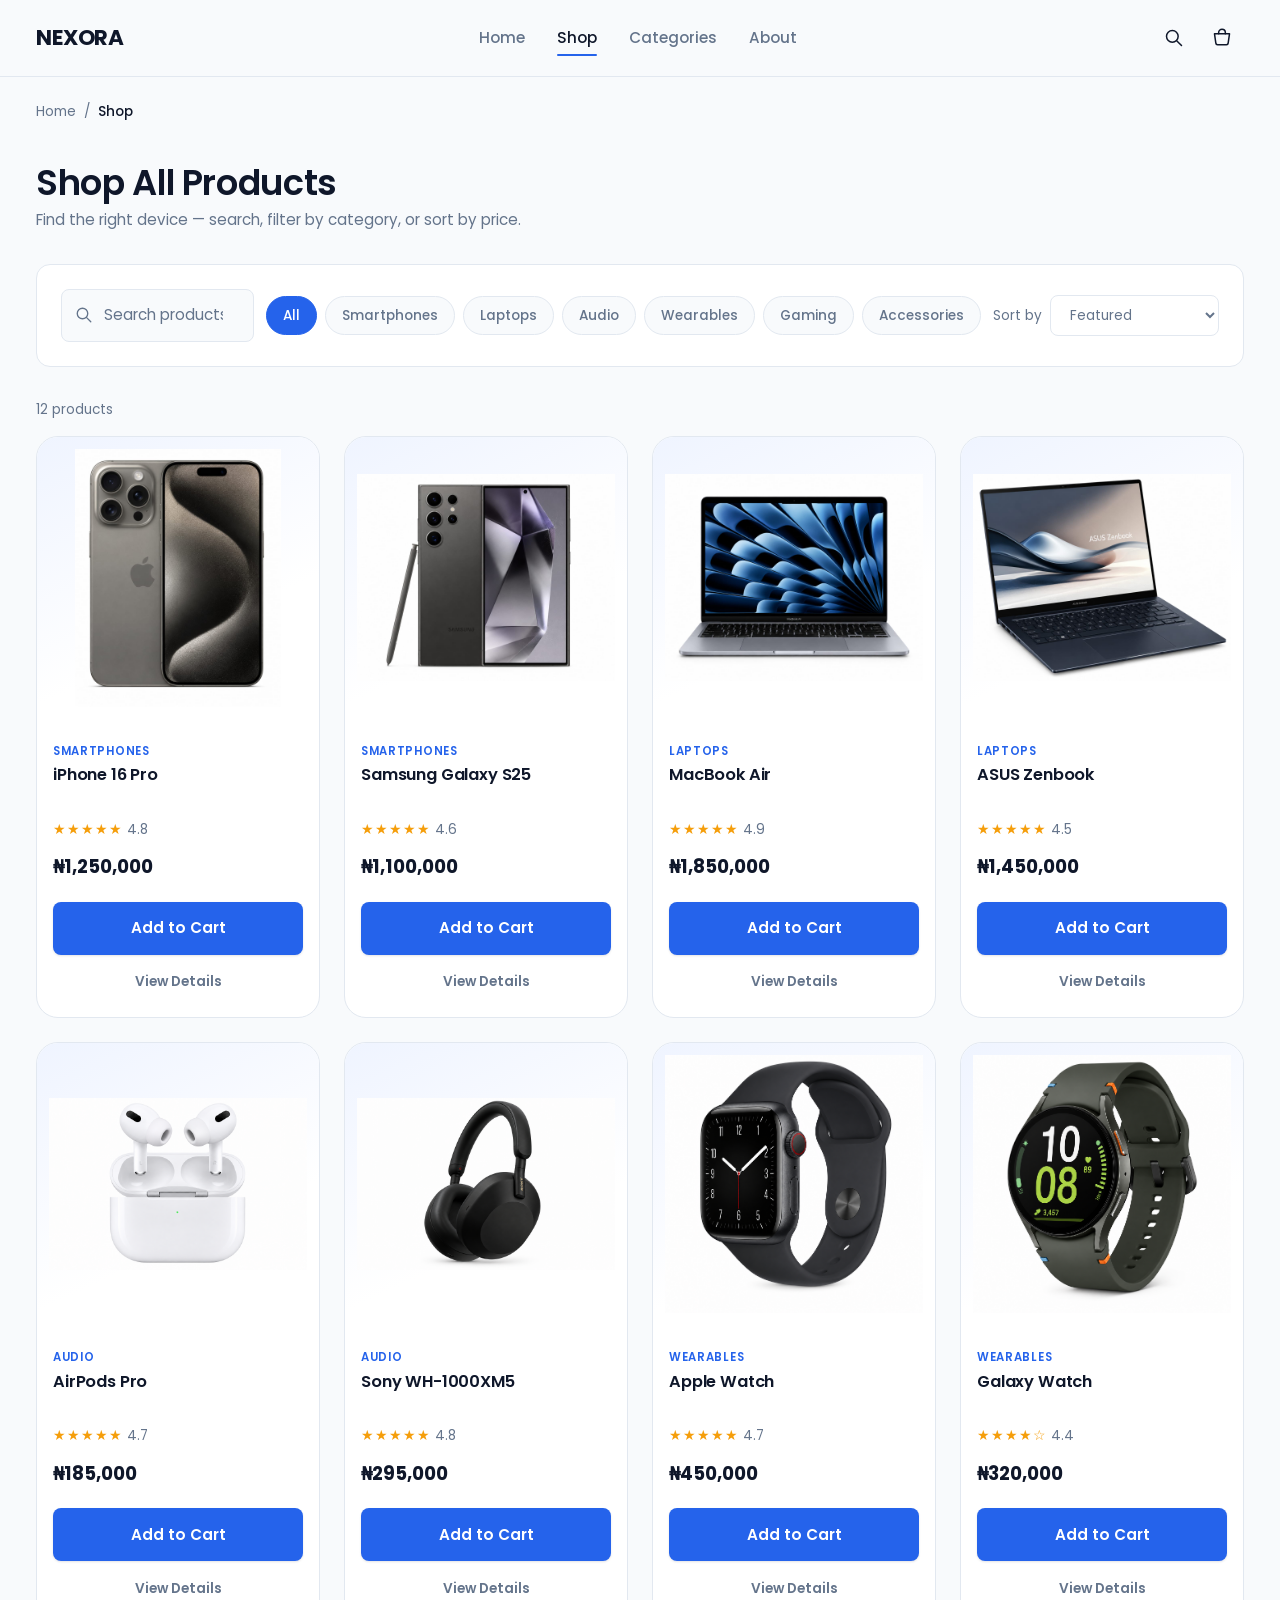
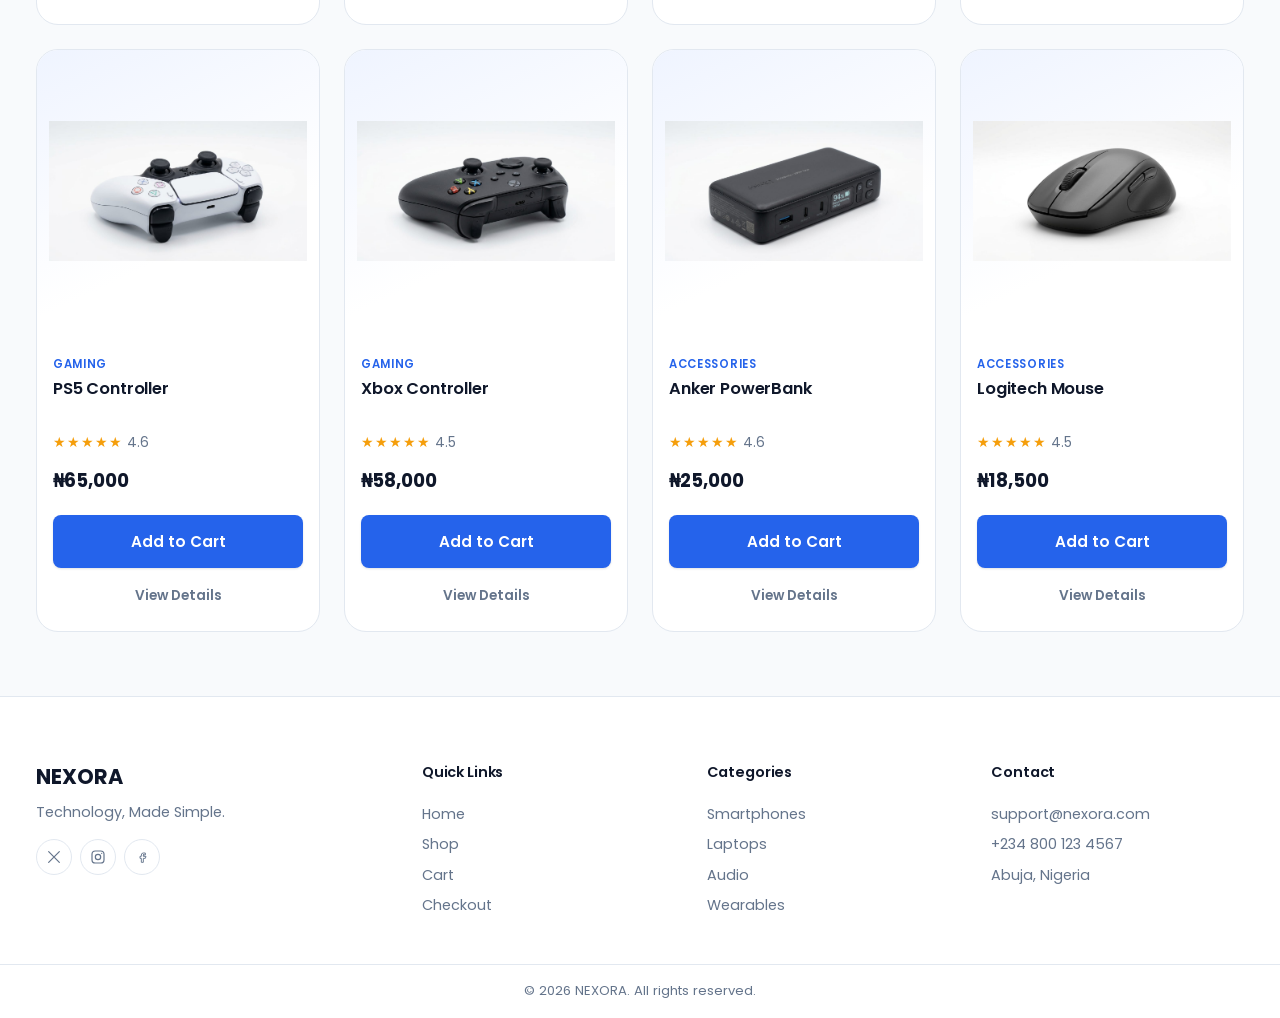
<file: checkout.html>
<!DOCTYPE html>
<html lang="en">
<head>
  <meta charset="UTF-8">
  <meta name="viewport" content="width=device-width, initial-scale=1.0">
  <title>Checkout — NEXORA</title>
  <link rel="preconnect" href="https://fonts.googleapis.com">
  <link rel="preconnect" href="https://fonts.gstatic.com" crossorigin>
  <link href="https://fonts.googleapis.com/css2?family=Poppins:wght@400;500;600;700&amp;display=swap" rel="stylesheet">
  <link rel="stylesheet" href="css/style.css">
  <link rel="stylesheet" href="css/products.css">
  <link rel="stylesheet" href="css/responsive.css">
</head>
<body class="checkout-page">

  <!-- ============ NAVBAR ============ -->
  <header class="navbar">
    <div class="container navbar__inner">
      <a href="index.html" class="navbar__logo" aria-label="NEXORA Home">NEXORA</a>

      <nav class="navbar__links" aria-label="Primary">
        <a href="index.html" class="navbar__link">Home</a>
        <a href="products.html" class="navbar__link">Shop</a>
        <a href="index.html#categories" class="navbar__link">Categories</a>
        <a href="index.html#why-choose" class="navbar__link">About</a>
      </nav>

      <div class="navbar__actions">
        <button class="icon-btn" id="searchToggle" aria-label="Search" aria-expanded="false" aria-controls="navbarSearch">
          <svg width="20" height="20" viewBox="0 0 24 24" fill="none" aria-hidden="true"><circle cx="10" cy="10" r="7" stroke="currentColor" stroke-width="1.8"/><line x1="21" y1="21" x2="15.5" y2="15.5" stroke="currentColor" stroke-width="1.8" stroke-linecap="round"/></svg>
        </button>
        <a href="cart.html" class="icon-btn" aria-label="View cart">
          <svg width="20" height="20" viewBox="0 0 24 24" fill="none" aria-hidden="true"><path d="M3 7h18l-1.6 11.2A2 2 0 0 1 17.4 20H6.6a2 2 0 0 1-2-1.8L3 7Z" stroke="currentColor" stroke-width="1.8" stroke-linejoin="round"/><path d="M8 7V5.5a4 4 0 0 1 8 0V7" stroke="currentColor" stroke-width="1.8" stroke-linecap="round"/></svg>
          <span class="cart-count" id="cartCount">0</span>
        </a>
        <button class="hamburger" id="hamburgerBtn" aria-label="Open menu" aria-expanded="false" aria-controls="mobileMenu">
          <span></span><span></span><span></span>
        </button>
      </div>
    </div>

    <div class="navbar__search" id="navbarSearch" hidden>
      <form class="navbar__search-form" id="navbarSearchForm" role="search" novalidate>
        <label for="navbarSearchInput" class="visually-hidden">Search products</label>
        <input type="search" id="navbarSearchInput" placeholder="Search for products..." autocomplete="off">
        <button type="submit">Search</button>
      </form>
    </div>
  </header>

  <div class="mobile-menu" id="mobileMenu" hidden>
    <nav aria-label="Mobile">
      <a href="index.html">Home</a>
      <a href="products.html">Shop</a>
      <a href="index.html#categories">Categories</a>
      <a href="index.html#why-choose">About</a>
      <a href="cart.html">Cart</a>
    </nav>
  </div>

  <main id="main-content">
    <div class="container">

      <nav class="breadcrumb" aria-label="Breadcrumb">
        <a href="index.html">Home</a>
        <span aria-hidden="true">/</span>
        <a href="cart.html">Cart</a>
        <span aria-hidden="true">/</span>
        <span class="breadcrumb__current">Checkout</span>
      </nav>

      <div class="page-header">
        <h1 class="page-header__title">Checkout</h1>
        <p class="page-header__text">Enter your delivery details to complete your order.</p>
      </div>

      <div class="checkout-layout">
        <!-- ============ DELIVERY FORM ============ -->
        <form class="checkout-form" id="checkoutForm" novalidate>
          <h2>Delivery Details</h2>

          <div class="field field--full">
            <label for="fullName">Full Name</label>
            <input type="text" id="fullName" name="fullName" autocomplete="name" placeholder="e.g. Amaka Obi" aria-describedby="fullNameError">
            <p class="field__error" id="fullNameError"></p>
          </div>

          <div class="field">
            <label for="email">Email</label>
            <input type="email" id="email" name="email" autocomplete="email" placeholder="you@example.com" aria-describedby="emailError">
            <p class="field__error" id="emailError"></p>
          </div>

          <div class="field">
            <label for="phone">Phone Number</label>
            <input type="tel" id="phone" name="phone" autocomplete="tel" placeholder="e.g. 0803 123 4567" aria-describedby="phoneError">
            <p class="field__error" id="phoneError"></p>
          </div>

          <div class="field field--full">
            <label for="address">Address</label>
            <input type="text" id="address" name="address" autocomplete="street-address" placeholder="Street address" aria-describedby="addressError">
            <p class="field__error" id="addressError"></p>
          </div>

          <div class="field field--full">
            <label for="city">City</label>
            <input type="text" id="city" name="city" autocomplete="address-level2" placeholder="e.g. Abuja" aria-describedby="cityError">
            <p class="field__error" id="cityError"></p>
          </div>

          <div class="field field--full">
            <button type="submit" class="btn btn--primary btn--block" id="placeOrderBtn">Place Order</button>
          </div>
        </form>

        <!-- ============ ORDER SUMMARY ============ -->
        <aside class="order-summary">
          <h2>Order Summary</h2>
          <div id="checkoutItems">
            <!-- Populated by checkout.js -->
          </div>
          <div class="summary-row">
            <span>Subtotal</span>
            <span id="checkoutSubtotal">₦0</span>
          </div>
          <div class="summary-row">
            <span>Delivery Fee</span>
            <span id="checkoutDelivery">₦0</span>
          </div>
          <div class="summary-row summary-row--total">
            <span>Total</span>
            <span id="checkoutTotal">₦0</span>
          </div>
        </aside>
      </div>

    </div>
  </main>

  <!-- ============ FOOTER ============ -->
  <footer class="footer">
    <div class="container footer__grid">
      <div class="footer__brand">
        <p class="footer__logo">NEXORA</p>
        <p class="footer__tagline">Technology, Made Simple.</p>
        <div class="footer__socials">
          <a href="#" aria-label="NEXORA on Twitter / X"><svg width="16" height="16" viewBox="0 0 24 24" fill="none" aria-hidden="true"><path d="M4 4l16 16M20 4 4 20" stroke="currentColor" stroke-width="1.8" stroke-linecap="round"/></svg></a>
          <a href="#" aria-label="NEXORA on Instagram"><svg width="16" height="16" viewBox="0 0 24 24" fill="none" aria-hidden="true"><rect x="3" y="3" width="18" height="18" rx="5" stroke="currentColor" stroke-width="1.8"/><circle cx="12" cy="12" r="4" stroke="currentColor" stroke-width="1.8"/><circle cx="17.5" cy="6.5" r="1" fill="currentColor"/></svg></a>
          <a href="#" aria-label="NEXORA on Facebook"><svg width="16" height="16" viewBox="0 0 24 24" fill="none" aria-hidden="true"><path d="M14 9h3V6h-3a3 3 0 0 0-3 3v2H9v3h2v6h3v-6h3l1-3h-4V9a1 1 0 0 1 1-1Z" stroke="currentColor" stroke-width="1.4" stroke-linejoin="round"/></svg></a>
        </div>
      </div>
      <div class="footer__col">
        <h3>Quick Links</h3>
        <a href="index.html">Home</a>
        <a href="products.html">Shop</a>
        <a href="cart.html">Cart</a>
        <a href="checkout.html">Checkout</a>
      </div>
      <div class="footer__col">
        <h3>Categories</h3>
        <a href="products.html?category=smartphones">Smartphones</a>
        <a href="products.html?category=laptops">Laptops</a>
        <a href="products.html?category=audio">Audio</a>
        <a href="products.html?category=wearables">Wearables</a>
      </div>
      <div class="footer__col">
        <h3>Contact</h3>
        <p>support@nexora.com</p>
        <p>+234 800 123 4567</p>
        <p>Abuja, Nigeria</p>
      </div>
    </div>
    <div class="footer__bottom">
      <p>&copy; 2026 NEXORA. All rights reserved.</p>
    </div>
  </footer>

  <button id="scrollTopBtn" class="scroll-top-btn" aria-label="Scroll to top" hidden>
    <svg width="18" height="18" viewBox="0 0 24 24" fill="none" aria-hidden="true"><path d="M6 15l6-6 6 6" stroke="currentColor" stroke-width="2" stroke-linecap="round" stroke-linejoin="round"/></svg>
  </button>

  <div id="toastContainer" class="toast-container" aria-live="polite" aria-atomic="true"></div>

  <script src="js/main.js"></script>
  <script src="js/products.js"></script>
  <script src="js/cart.js"></script>
  <script src="js/checkout.js"></script>
</body>
</html>
</file>
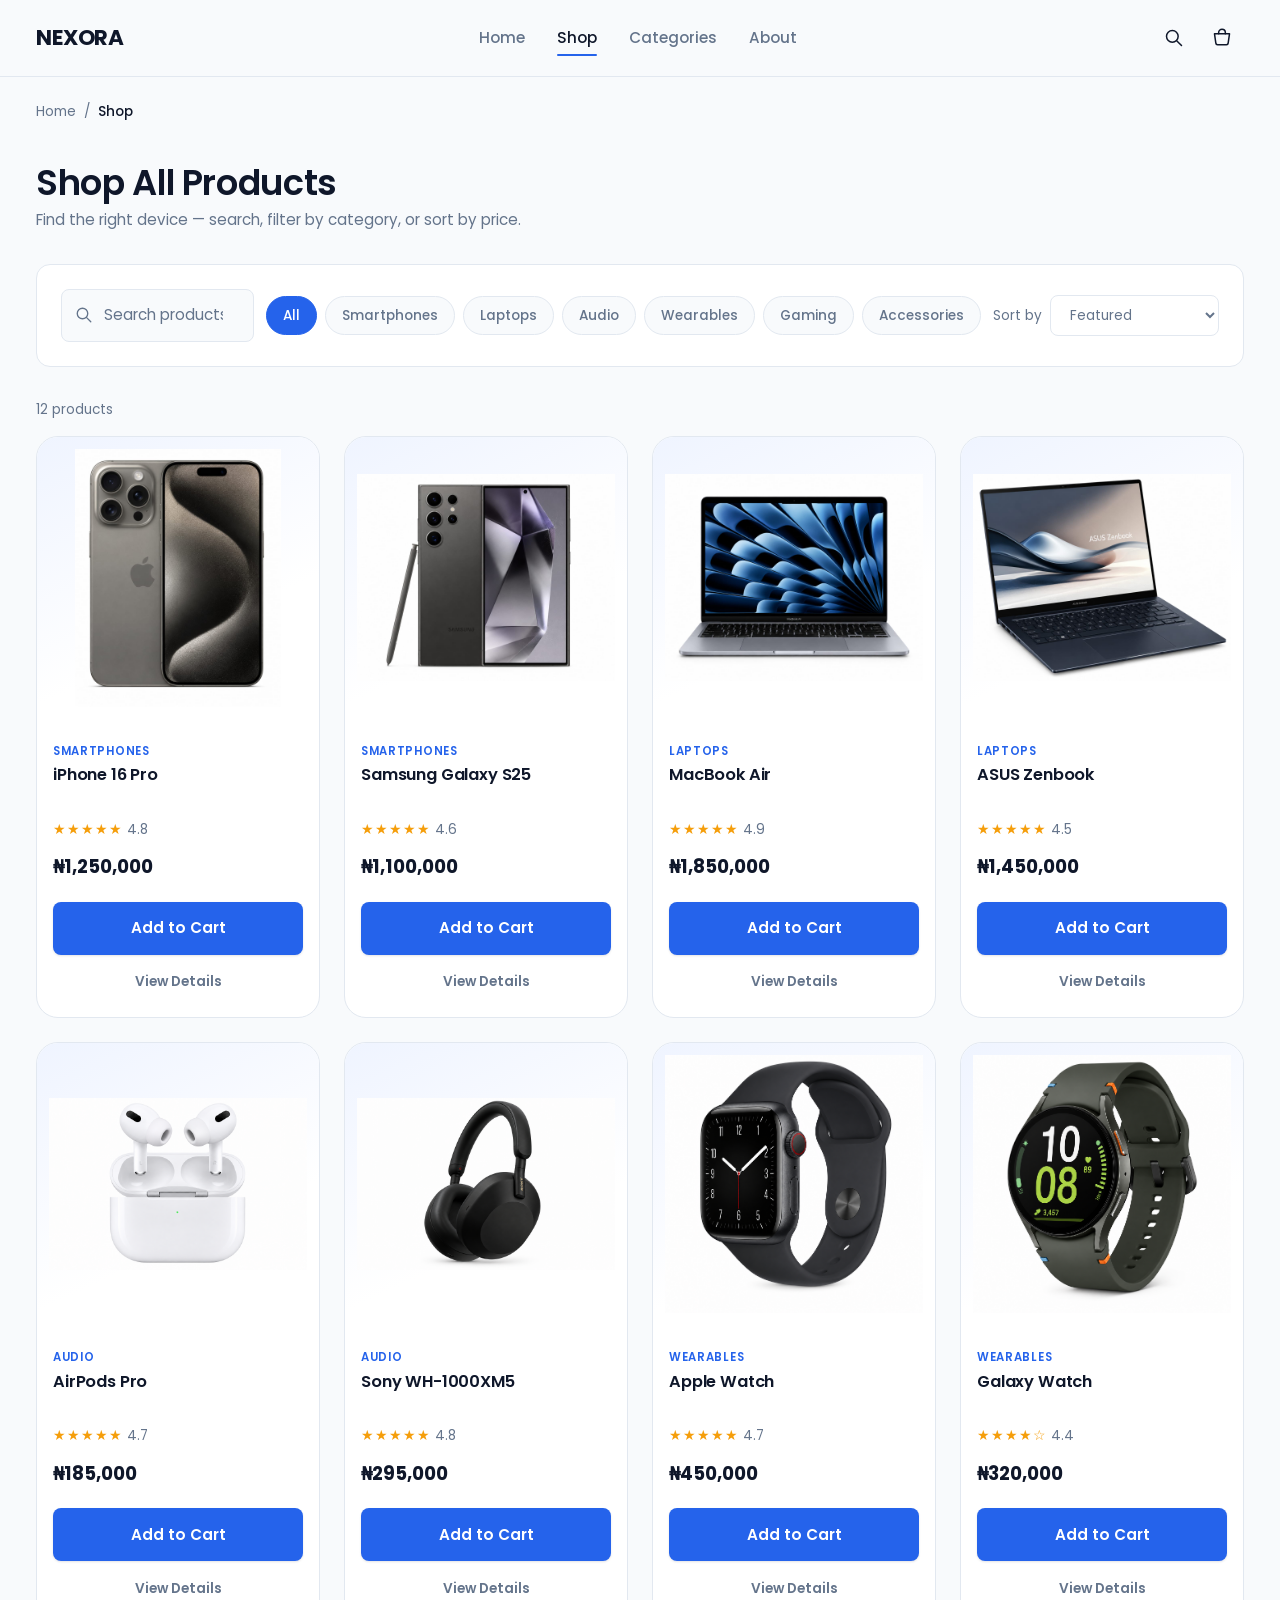
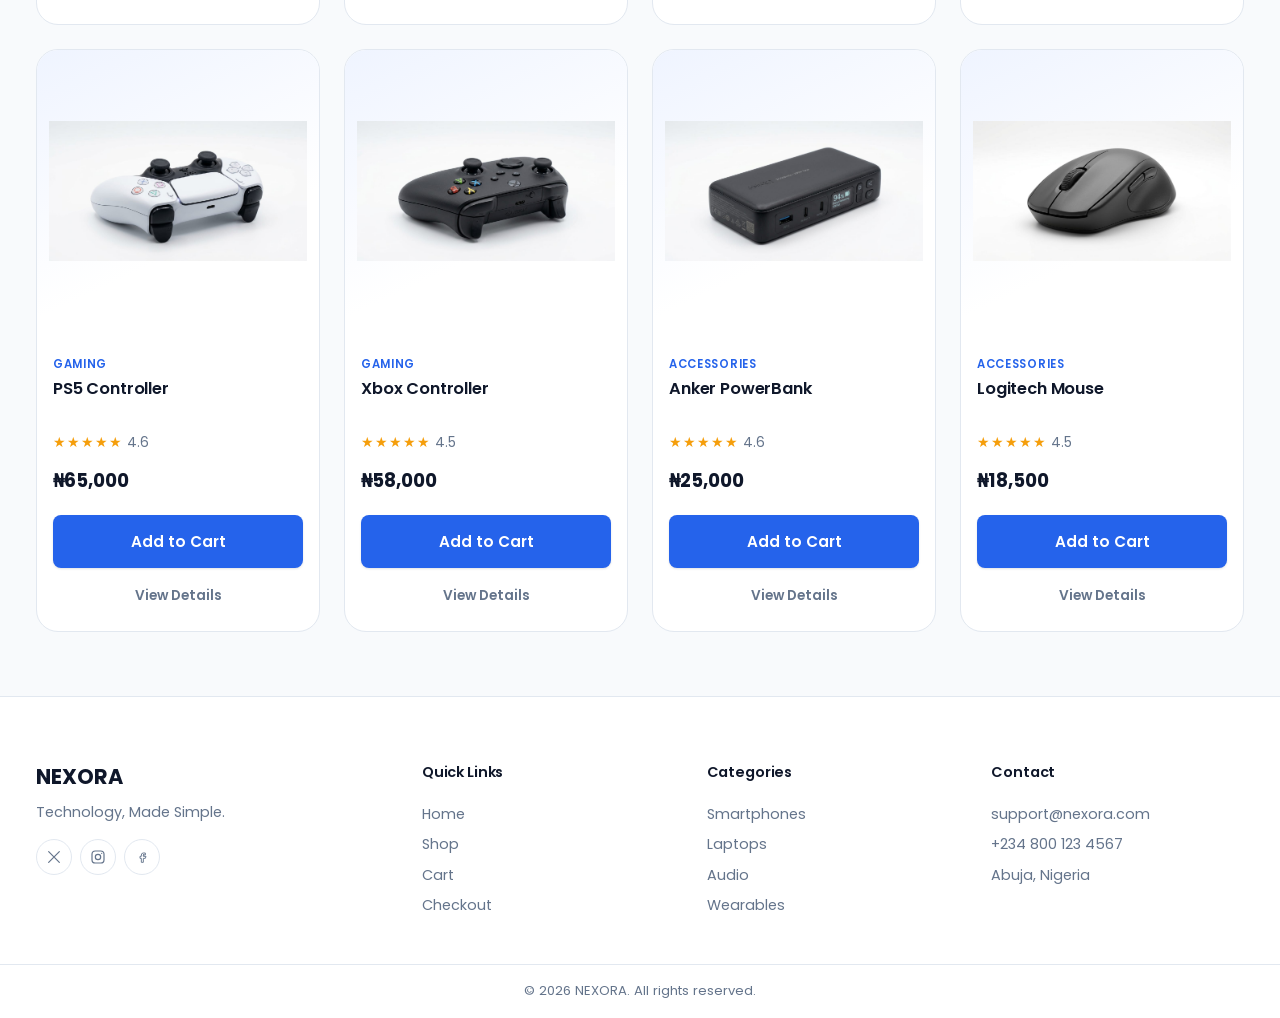
<file: products.html>
<!DOCTYPE html>
<html lang="en">
<head>
  <meta charset="UTF-8">
  <meta name="viewport" content="width=device-width, initial-scale=1.0">
  <title>Shop All Products — NEXORA</title>
  <meta name="description" content="Browse NEXORA's full range of smartphones, laptops, audio, wearables, gaming gear and accessories.">
  <link rel="preconnect" href="https://fonts.googleapis.com">
  <link rel="preconnect" href="https://fonts.gstatic.com" crossorigin>
  <link href="https://fonts.googleapis.com/css2?family=Poppins:wght@400;500;600;700&amp;display=swap" rel="stylesheet">
  <link rel="stylesheet" href="css/style.css">
  <link rel="stylesheet" href="css/products.css">
  <link rel="stylesheet" href="css/responsive.css">
</head>
<body>

  <!-- ============ NAVBAR ============ -->
  <header class="navbar">
    <div class="container navbar__inner">
      <a href="index.html" class="navbar__logo" aria-label="NEXORA Home">NEXORA</a>

      <nav class="navbar__links" aria-label="Primary">
        <a href="index.html" class="navbar__link">Home</a>
        <a href="products.html" class="navbar__link" aria-current="page">Shop</a>
        <a href="index.html#categories" class="navbar__link">Categories</a>
        <a href="index.html#why-choose" class="navbar__link">About</a>
      </nav>

      <div class="navbar__actions">
        <button class="icon-btn" id="searchToggle" aria-label="Search" aria-expanded="false" aria-controls="navbarSearch">
          <svg width="20" height="20" viewBox="0 0 24 24" fill="none" aria-hidden="true"><circle cx="10" cy="10" r="7" stroke="currentColor" stroke-width="1.8"/><line x1="21" y1="21" x2="15.5" y2="15.5" stroke="currentColor" stroke-width="1.8" stroke-linecap="round"/></svg>
        </button>
        <a href="cart.html" class="icon-btn" aria-label="View cart">
          <svg width="20" height="20" viewBox="0 0 24 24" fill="none" aria-hidden="true"><path d="M3 7h18l-1.6 11.2A2 2 0 0 1 17.4 20H6.6a2 2 0 0 1-2-1.8L3 7Z" stroke="currentColor" stroke-width="1.8" stroke-linejoin="round"/><path d="M8 7V5.5a4 4 0 0 1 8 0V7" stroke="currentColor" stroke-width="1.8" stroke-linecap="round"/></svg>
          <span class="cart-count" id="cartCount">0</span>
        </a>
        <button class="hamburger" id="hamburgerBtn" aria-label="Open menu" aria-expanded="false" aria-controls="mobileMenu">
          <span></span><span></span><span></span>
        </button>
      </div>
    </div>

    <div class="navbar__search" id="navbarSearch" hidden>
      <form class="navbar__search-form" id="navbarSearchForm" role="search" novalidate>
        <label for="navbarSearchInput" class="visually-hidden">Search products</label>
        <input type="search" id="navbarSearchInput" placeholder="Search for products..." autocomplete="off">
        <button type="submit">Search</button>
      </form>
    </div>
  </header>

  <div class="mobile-menu" id="mobileMenu" hidden>
    <nav aria-label="Mobile">
      <a href="index.html">Home</a>
      <a href="products.html">Shop</a>
      <a href="index.html#categories">Categories</a>
      <a href="index.html#why-choose">About</a>
      <a href="cart.html">Cart</a>
    </nav>
  </div>

  <main id="main-content">
    <div class="container">

      <nav class="breadcrumb" aria-label="Breadcrumb">
        <a href="index.html">Home</a>
        <span aria-hidden="true">/</span>
        <span class="breadcrumb__current">Shop</span>
      </nav>

      <div class="page-header">
        <h1 class="page-header__title">Shop All Products</h1>
        <p class="page-header__text">Find the right device — search, filter by category, or sort by price.</p>
      </div>

      <!-- ============ TOOLBAR: SEARCH / FILTER / SORT ============ -->
      <div class="shop-toolbar">
        <div class="shop-toolbar__search">
          <svg width="18" height="18" viewBox="0 0 24 24" fill="none" aria-hidden="true"><circle cx="10" cy="10" r="7" stroke="currentColor" stroke-width="1.8"/><line x1="21" y1="21" x2="15.5" y2="15.5" stroke="currentColor" stroke-width="1.8" stroke-linecap="round"/></svg>
          <label for="searchInput" class="visually-hidden">Search products by name</label>
          <input type="search" id="searchInput" placeholder="Search products by name...">
        </div>

        <div class="shop-toolbar__row">
          <div class="filter-pills" role="group" aria-label="Filter by category">
            <button class="filter-pill" data-category="all">All</button>
            <button class="filter-pill" data-category="smartphones">Smartphones</button>
            <button class="filter-pill" data-category="laptops">Laptops</button>
            <button class="filter-pill" data-category="audio">Audio</button>
            <button class="filter-pill" data-category="wearables">Wearables</button>
            <button class="filter-pill" data-category="gaming">Gaming</button>
            <button class="filter-pill" data-category="accessories">Accessories</button>
          </div>

          <div class="shop-toolbar__sort">
            <label for="sortSelect">Sort by</label>
            <select id="sortSelect">
              <option value="featured">Featured</option>
              <option value="price-low">Price: Low to High</option>
              <option value="price-high">Price: High to Low</option>
              <option value="a-z">A–Z</option>
            </select>
          </div>
        </div>
      </div>

      <p class="results-count" id="resultsCount">12 products</p>

      <!-- ============ PRODUCT GRID ============ -->
      <div class="product-grid" id="productGrid" style="margin-bottom: var(--space-8);">
        <!-- Populated by products.js -->
      </div>

      <!-- ============ NO RESULTS EMPTY STATE ============ -->
      <div class="empty-state" id="emptyState" hidden>
        <span class="empty-state__icon">
          <svg width="28" height="28" viewBox="0 0 24 24" fill="none" aria-hidden="true"><circle cx="10" cy="10" r="7" stroke="currentColor" stroke-width="1.8"/><line x1="21" y1="21" x2="15.5" y2="15.5" stroke="currentColor" stroke-width="1.8" stroke-linecap="round"/><line x1="7.5" y1="10" x2="12.5" y2="10" stroke="currentColor" stroke-width="1.8" stroke-linecap="round"/></svg>
        </span>
        <p class="empty-state__title">No products found.</p>
        <p class="empty-state__text">Try another search or a different category.</p>
      </div>

    </div>
  </main>

  <!-- ============ FOOTER ============ -->
  <footer class="footer">
    <div class="container footer__grid">
      <div class="footer__brand">
        <p class="footer__logo">NEXORA</p>
        <p class="footer__tagline">Technology, Made Simple.</p>
        <div class="footer__socials">
          <a href="#" aria-label="NEXORA on Twitter / X"><svg width="16" height="16" viewBox="0 0 24 24" fill="none" aria-hidden="true"><path d="M4 4l16 16M20 4 4 20" stroke="currentColor" stroke-width="1.8" stroke-linecap="round"/></svg></a>
          <a href="#" aria-label="NEXORA on Instagram"><svg width="16" height="16" viewBox="0 0 24 24" fill="none" aria-hidden="true"><rect x="3" y="3" width="18" height="18" rx="5" stroke="currentColor" stroke-width="1.8"/><circle cx="12" cy="12" r="4" stroke="currentColor" stroke-width="1.8"/><circle cx="17.5" cy="6.5" r="1" fill="currentColor"/></svg></a>
          <a href="#" aria-label="NEXORA on Facebook"><svg width="16" height="16" viewBox="0 0 24 24" fill="none" aria-hidden="true"><path d="M14 9h3V6h-3a3 3 0 0 0-3 3v2H9v3h2v6h3v-6h3l1-3h-4V9a1 1 0 0 1 1-1Z" stroke="currentColor" stroke-width="1.4" stroke-linejoin="round"/></svg></a>
        </div>
      </div>
      <div class="footer__col">
        <h3>Quick Links</h3>
        <a href="index.html">Home</a>
        <a href="products.html">Shop</a>
        <a href="cart.html">Cart</a>
        <a href="checkout.html">Checkout</a>
      </div>
      <div class="footer__col">
        <h3>Categories</h3>
        <a href="products.html?category=smartphones">Smartphones</a>
        <a href="products.html?category=laptops">Laptops</a>
        <a href="products.html?category=audio">Audio</a>
        <a href="products.html?category=wearables">Wearables</a>
      </div>
      <div class="footer__col">
        <h3>Contact</h3>
        <p>support@nexora.com</p>
        <p>+234 800 123 4567</p>
        <p>Abuja, Nigeria</p>
      </div>
    </div>
    <div class="footer__bottom">
      <p>&copy; 2026 NEXORA. All rights reserved.</p>
    </div>
  </footer>

  <button id="scrollTopBtn" class="scroll-top-btn" aria-label="Scroll to top" hidden>
    <svg width="18" height="18" viewBox="0 0 24 24" fill="none" aria-hidden="true"><path d="M6 15l6-6 6 6" stroke="currentColor" stroke-width="2" stroke-linecap="round" stroke-linejoin="round"/></svg>
  </button>

  <div id="toastContainer" class="toast-container" aria-live="polite" aria-atomic="true"></div>

  <script src="js/main.js"></script>
  <script src="js/products.js"></script>
</body>
</html>
</file>
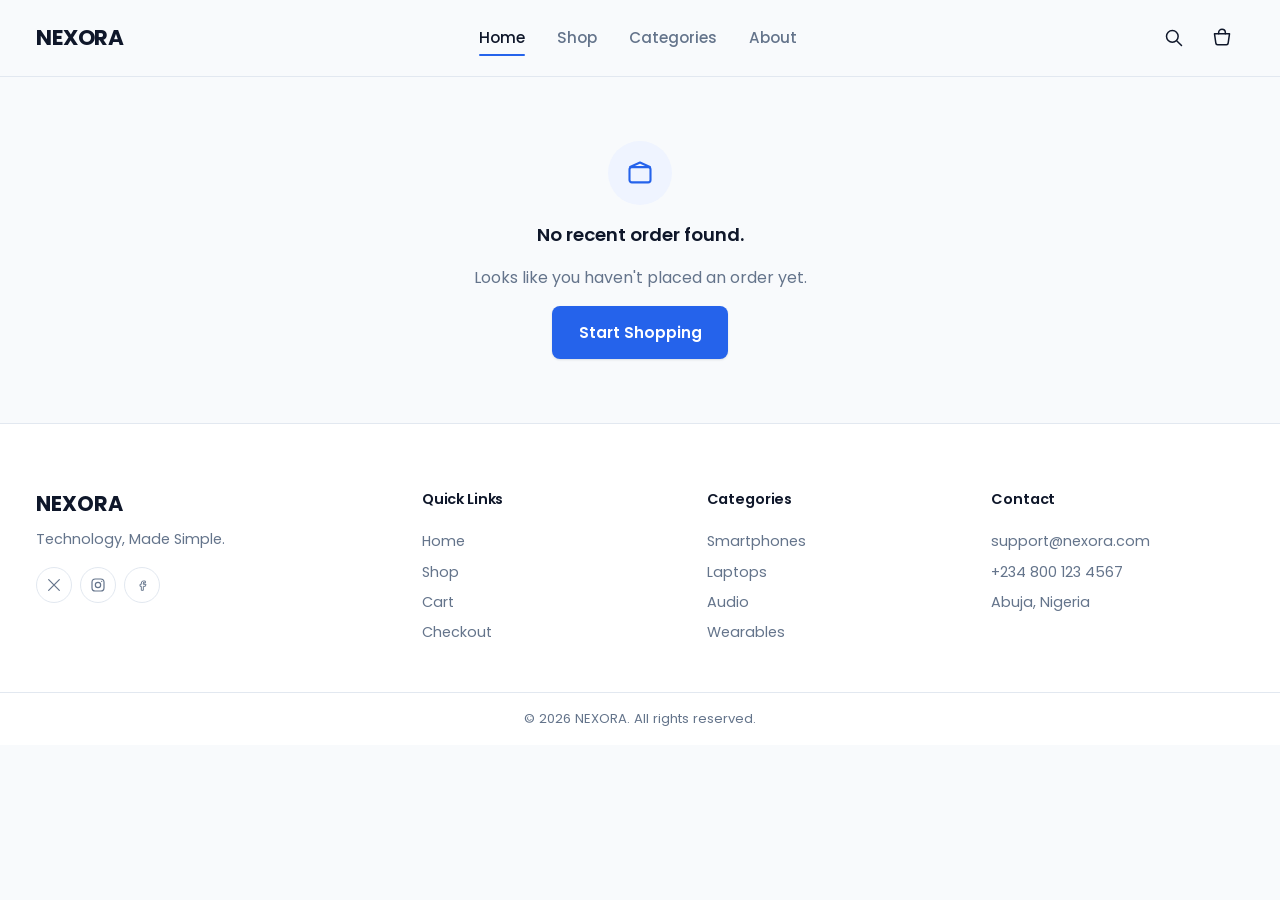
<file: success.html>
<!DOCTYPE html>
<html lang="en">
<head>
  <meta charset="UTF-8">
  <meta name="viewport" content="width=device-width, initial-scale=1.0">
  <title>Order Confirmed — NEXORA</title>
  <link rel="preconnect" href="https://fonts.googleapis.com">
  <link rel="preconnect" href="https://fonts.gstatic.com" crossorigin>
  <link href="https://fonts.googleapis.com/css2?family=Poppins:wght@400;500;600;700&amp;display=swap" rel="stylesheet">
  <link rel="stylesheet" href="css/style.css">
  <link rel="stylesheet" href="css/products.css">
  <link rel="stylesheet" href="css/responsive.css">
</head>
<body>

  <!-- ============ NAVBAR ============ -->
  <header class="navbar">
    <div class="container navbar__inner">
      <a href="index.html" class="navbar__logo" aria-label="NEXORA Home">NEXORA</a>

      <nav class="navbar__links" aria-label="Primary">
        <a href="index.html" class="navbar__link">Home</a>
        <a href="products.html" class="navbar__link">Shop</a>
        <a href="index.html#categories" class="navbar__link">Categories</a>
        <a href="index.html#why-choose" class="navbar__link">About</a>
      </nav>

      <div class="navbar__actions">
        <button class="icon-btn" id="searchToggle" aria-label="Search" aria-expanded="false" aria-controls="navbarSearch">
          <svg width="20" height="20" viewBox="0 0 24 24" fill="none" aria-hidden="true"><circle cx="10" cy="10" r="7" stroke="currentColor" stroke-width="1.8"/><line x1="21" y1="21" x2="15.5" y2="15.5" stroke="currentColor" stroke-width="1.8" stroke-linecap="round"/></svg>
        </button>
        <a href="cart.html" class="icon-btn" aria-label="View cart">
          <svg width="20" height="20" viewBox="0 0 24 24" fill="none" aria-hidden="true"><path d="M3 7h18l-1.6 11.2A2 2 0 0 1 17.4 20H6.6a2 2 0 0 1-2-1.8L3 7Z" stroke="currentColor" stroke-width="1.8" stroke-linejoin="round"/><path d="M8 7V5.5a4 4 0 0 1 8 0V7" stroke="currentColor" stroke-width="1.8" stroke-linecap="round"/></svg>
          <span class="cart-count" id="cartCount">0</span>
        </a>
        <button class="hamburger" id="hamburgerBtn" aria-label="Open menu" aria-expanded="false" aria-controls="mobileMenu">
          <span></span><span></span><span></span>
        </button>
      </div>
    </div>

    <div class="navbar__search" id="navbarSearch" hidden>
      <form class="navbar__search-form" id="navbarSearchForm" role="search" novalidate>
        <label for="navbarSearchInput" class="visually-hidden">Search products</label>
        <input type="search" id="navbarSearchInput" placeholder="Search for products..." autocomplete="off">
        <button type="submit">Search</button>
      </form>
    </div>
  </header>

  <div class="mobile-menu" id="mobileMenu" hidden>
    <nav aria-label="Mobile">
      <a href="index.html">Home</a>
      <a href="products.html">Shop</a>
      <a href="index.html#categories">Categories</a>
      <a href="index.html#why-choose">About</a>
      <a href="cart.html">Cart</a>
    </nav>
  </div>

  <main id="main-content">
    <div class="container">

      <!-- ============ ORDER CONFIRMED ============ -->
      <div class="success-panel" id="orderConfirmed">
        <span class="success-panel__icon">
          <svg width="32" height="32" viewBox="0 0 24 24" fill="none" aria-hidden="true"><circle cx="12" cy="12" r="10" stroke="currentColor" stroke-width="1.8"/><path d="m8 12 3 3 5-6" stroke="currentColor" stroke-width="2" stroke-linecap="round" stroke-linejoin="round"/></svg>
        </span>
        <h1 class="success-panel__title">Order Confirmed!</h1>
        <p class="success-panel__text">Thank you — your order has been placed successfully. A confirmation has been sent to your email.</p>
        <div class="success-panel__order-id">Order ID: <span id="orderId"></span></div>

        <div class="success-details">
          <div class="success-details__block">
            <h2>Delivery Details</h2>
            <p id="orderCustomerName"></p>
            <p id="orderAddress"></p>
            <p id="orderEmail"></p>
          </div>

          <div class="success-details__block">
            <h2>Order Summary</h2>
            <div id="orderItems"></div>
            <div class="summary-row">
              <span>Subtotal</span>
              <span id="orderSubtotal">₦0</span>
            </div>
            <div class="summary-row">
              <span>Delivery Fee</span>
              <span id="orderDelivery">₦0</span>
            </div>
            <div class="summary-row summary-row--total">
              <span>Total</span>
              <span id="orderTotal">₦0</span>
            </div>
          </div>
        </div>

        <div style="margin-top: var(--space-7);">
          <a href="products.html" class="btn btn--primary">Continue Shopping</a>
        </div>
      </div>

      <!-- ============ NO ORDER FOUND (direct visit without checkout) ============ -->
      <div class="empty-state" id="noOrderFound" hidden>
        <span class="empty-state__icon">
          <svg width="28" height="28" viewBox="0 0 24 24" fill="none" aria-hidden="true"><rect x="3" y="7" width="18" height="13" rx="2" stroke="currentColor" stroke-width="1.8"/><path d="M3 7l9-4 9 4" stroke="currentColor" stroke-width="1.8" stroke-linejoin="round"/></svg>
        </span>
        <p class="empty-state__title">No recent order found.</p>
        <p class="empty-state__text">Looks like you haven't placed an order yet.</p>
        <a href="products.html" class="btn btn--primary">Start Shopping</a>
      </div>

    </div>
  </main>

  <!-- ============ FOOTER ============ -->
  <footer class="footer">
    <div class="container footer__grid">
      <div class="footer__brand">
        <p class="footer__logo">NEXORA</p>
        <p class="footer__tagline">Technology, Made Simple.</p>
        <div class="footer__socials">
          <a href="#" aria-label="NEXORA on Twitter / X"><svg width="16" height="16" viewBox="0 0 24 24" fill="none" aria-hidden="true"><path d="M4 4l16 16M20 4 4 20" stroke="currentColor" stroke-width="1.8" stroke-linecap="round"/></svg></a>
          <a href="#" aria-label="NEXORA on Instagram"><svg width="16" height="16" viewBox="0 0 24 24" fill="none" aria-hidden="true"><rect x="3" y="3" width="18" height="18" rx="5" stroke="currentColor" stroke-width="1.8"/><circle cx="12" cy="12" r="4" stroke="currentColor" stroke-width="1.8"/><circle cx="17.5" cy="6.5" r="1" fill="currentColor"/></svg></a>
          <a href="#" aria-label="NEXORA on Facebook"><svg width="16" height="16" viewBox="0 0 24 24" fill="none" aria-hidden="true"><path d="M14 9h3V6h-3a3 3 0 0 0-3 3v2H9v3h2v6h3v-6h3l1-3h-4V9a1 1 0 0 1 1-1Z" stroke="currentColor" stroke-width="1.4" stroke-linejoin="round"/></svg></a>
        </div>
      </div>
      <div class="footer__col">
        <h3>Quick Links</h3>
        <a href="index.html">Home</a>
        <a href="products.html">Shop</a>
        <a href="cart.html">Cart</a>
        <a href="checkout.html">Checkout</a>
      </div>
      <div class="footer__col">
        <h3>Categories</h3>
        <a href="products.html?category=smartphones">Smartphones</a>
        <a href="products.html?category=laptops">Laptops</a>
        <a href="products.html?category=audio">Audio</a>
        <a href="products.html?category=wearables">Wearables</a>
      </div>
      <div class="footer__col">
        <h3>Contact</h3>
        <p>support@nexora.com</p>
        <p>+234 800 123 4567</p>
        <p>Abuja, Nigeria</p>
      </div>
    </div>
    <div class="footer__bottom">
      <p>&copy; 2026 NEXORA. All rights reserved.</p>
    </div>
  </footer>

  <button id="scrollTopBtn" class="scroll-top-btn" aria-label="Scroll to top" hidden>
    <svg width="18" height="18" viewBox="0 0 24 24" fill="none" aria-hidden="true"><path d="M6 15l6-6 6 6" stroke="currentColor" stroke-width="2" stroke-linecap="round" stroke-linejoin="round"/></svg>
  </button>

  <div id="toastContainer" class="toast-container" aria-live="polite" aria-atomic="true"></div>

  <script src="js/main.js"></script>
  <script src="js/products.js"></script>
  <script src="js/checkout.js"></script>
</body>
</html>
</file>
<file: css/style.css>
/* =============================================================
   NEXORA — style.css
   Global design tokens, typography, layout primitives, the navbar,
   footer, and every section that lives on the home page. Components
   that are reused elsewhere (buttons, cards, forms, toasts) also
   live here so products.css and every page can rely on them.
   ============================================================= */

/* ---------- Design tokens ---------- */
:root {
  /* Brand colors (fixed by the NEXORA design system) */
  --bg: #F8FAFC;
  --surface: #FFFFFF;
  --primary: #2563EB;
  --primary-hover: #1D4ED8;
  --text: #0F172A;
  --text-secondary: #64748B;
  --border: #E2E8F0;
  --success: #22C55E;

  /* Supporting tokens derived from the brand palette */
  --primary-soft: #EFF4FF;
  --danger: #DC2626;
  --danger-soft: #FEF2F2;

  /* Spacing scale — keeps rhythm consistent across every section */
  --space-1: 4px;
  --space-2: 8px;
  --space-3: 12px;
  --space-4: 16px;
  --space-5: 24px;
  --space-6: 32px;
  --space-7: 48px;
  --space-8: 64px;
  --space-9: 96px;

  /* Radius + shadow — used sparingly for a premium, non-toy feel */
  --radius-sm: 8px;
  --radius-md: 14px;
  --radius-lg: 22px;
  --shadow-sm: 0 1px 2px rgba(15, 23, 42, 0.06), 0 1px 3px rgba(15, 23, 42, 0.06);
  --shadow-md: 0 8px 24px rgba(15, 23, 42, 0.08);
  --shadow-lg: 0 20px 48px rgba(15, 23, 42, 0.12);

  --font-body: "Poppins", -apple-system, BlinkMacSystemFont, "Segoe UI", sans-serif;
  --container-width: 1240px;
  --transition: 0.2s ease;
}

/* ---------- Reset ---------- */
*, *::before, *::after { box-sizing: border-box; }

html { scroll-behavior: smooth; }

@media (prefers-reduced-motion: reduce) {
  html { scroll-behavior: auto; }
  *, *::before, *::after {
    animation-duration: 0.01ms !important;
    animation-iteration-count: 1 !important;
    transition-duration: 0.01ms !important;
  }
}

body, h1, h2, h3, h4, p, figure, blockquote, dl, dd { margin: 0; }
ul, ol { margin: 0; padding: 0; list-style: none; }
img { max-width: 100%; display: block; }
button, input, select, textarea { font: inherit; color: inherit; }
button { cursor: pointer; background: none; border: none; }
a { color: inherit; text-decoration: none; }

body {
  font-family: var(--font-body);
  background: var(--bg);
  color: var(--text);
  line-height: 1.55;
  -webkit-font-smoothing: antialiased;
}

body.no-scroll { overflow: hidden; }

/* Visible, on-brand focus state — required everywhere for keyboard users */
a:focus-visible,
button:focus-visible,
input:focus-visible,
select:focus-visible,
textarea:focus-visible {
  outline: 2px solid var(--primary);
  outline-offset: 2px;
  border-radius: var(--radius-sm);
}

.visually-hidden {
  position: absolute;
  width: 1px; height: 1px;
  overflow: hidden;
  clip: rect(0 0 0 0);
  white-space: nowrap;
}

/* BUG FIX: several components below (.empty-state, .cart-layout,
   .product-detail, etc.) set an explicit `display` value for their own
   layout purposes. An explicit author `display` always wins over the
   browser's built-in `[hidden] { display: none }` rule, no matter how
   the `hidden` attribute/property is toggled from JS — which was why
   "No products found" and similar empty-states could stay visible even
   after JS set `.hidden = true`. This single rule restores the native
   behavior everywhere, with the highest priority so nothing can quietly
   override it again. */
[hidden] { display: none !important; }

/* ---------- Layout ---------- */
.container {
  width: 100%;
  max-width: var(--container-width);
  margin-inline: auto;
  padding-inline: var(--space-4);
}

.section { padding-block: var(--space-8); }
.section--tight { padding-block: var(--space-7); }
.section--muted { background: var(--surface); }

.section__header {
  display: flex;
  flex-direction: column;
  gap: var(--space-2);
  margin-bottom: var(--space-6);
}

.section__eyebrow {
  font-size: 0.75rem;
  font-weight: 600;
  letter-spacing: 0.12em;
  text-transform: uppercase;
  color: var(--primary);
}

.section__title {
  font-size: clamp(1.5rem, 1.2rem + 1.2vw, 2.1rem);
  font-weight: 600;
  letter-spacing: -0.01em;
}

.section__subtitle {
  color: var(--text-secondary);
  max-width: 56ch;
}

.section__head-row {
  display: flex;
  align-items: flex-end;
  justify-content: space-between;
  gap: var(--space-4);
  flex-wrap: wrap;
}

/* ---------- Typography ---------- */
h1, h2, h3, h4 { font-weight: 600; color: var(--text); letter-spacing: -0.01em; }
.text-secondary { color: var(--text-secondary); }
.text-sm { font-size: 0.875rem; }

/* ---------- Buttons ---------- */
.btn {
  display: inline-flex;
  align-items: center;
  justify-content: center;
  gap: var(--space-2);
  padding: 0.85rem 1.6rem;
  border-radius: var(--radius-sm);
  font-weight: 600;
  font-size: 0.95rem;
  border: 1px solid transparent;
  transition: transform var(--transition), background var(--transition), box-shadow var(--transition), border-color var(--transition);
  white-space: nowrap;
  min-height: 44px;
  -webkit-tap-highlight-color: transparent;
}

.btn--primary {
  background: var(--primary);
  color: #fff;
  box-shadow: var(--shadow-sm);
}
.btn--primary:hover { background: var(--primary-hover); box-shadow: var(--shadow-md); transform: translateY(-1px); }
.btn--primary:active { transform: translateY(0); }

.btn--outline {
  background: var(--surface);
  color: var(--text);
  border-color: var(--border);
}
.btn--outline:hover { border-color: var(--primary); color: var(--primary); }

.btn--ghost {
  background: transparent;
  color: var(--text);
}
.btn--ghost:hover { color: var(--primary); }

.btn--sm { padding: 0.6rem 1.1rem; font-size: 0.85rem; min-height: 36px; }
.btn--block { width: 100%; }
.btn:disabled { opacity: 0.65; cursor: not-allowed; transform: none !important; }

/* ---------- Forms (shared across shop search, checkout, newsletter) ---------- */
.field { display: flex; flex-direction: column; gap: var(--space-2); }

.field label {
  font-size: 0.85rem;
  font-weight: 500;
  color: var(--text);
}

.field input,
.field select,
.field textarea {
  padding: 0.8rem 1rem;
  border: 1px solid var(--border);
  border-radius: var(--radius-sm);
  background: var(--surface);
  font-size: 0.95rem;
  font-family: inherit;
  transition: border-color var(--transition), box-shadow var(--transition);
  -webkit-appearance: none;
  -moz-appearance: none;
  appearance: none;
  min-height: 44px;
}

.field input:focus,
.field select:focus,
.field textarea:focus {
  border-color: var(--primary);
  box-shadow: 0 0 0 3px var(--primary-soft);
  outline: none;
}

.field input[aria-invalid="true"] { border-color: var(--danger); }

.field__error {
  min-height: 1.1em;
  font-size: 0.8rem;
  color: var(--danger);
}

/* ---------- Star ratings ---------- */
.stars { color: #F59E0B; letter-spacing: 1px; font-size: 0.9rem; }
.rating-value { font-size: 0.85rem; color: var(--text-secondary); margin-left: var(--space-1); }

/* ---------- Navbar ---------- */
.navbar {
  position: sticky;
  top: 0;
  z-index: 100;
  background: rgba(248, 250, 252, 0.92);
  backdrop-filter: blur(10px);
  border-bottom: 1px solid var(--border);
}

.navbar__inner {
  display: flex;
  align-items: center;
  justify-content: space-between;
  gap: var(--space-4);
  padding-block: var(--space-4);
}

.navbar__logo {
  font-size: 1.35rem;
  font-weight: 700;
  letter-spacing: -0.02em;
  color: var(--text);
}

.navbar__links { display: none; align-items: center; gap: var(--space-6); }

.navbar__link {
  font-size: 0.95rem;
  font-weight: 500;
  color: var(--text-secondary);
  transition: color var(--transition), transform var(--transition);
  position: relative;
}
.navbar__link::after {
  content: "";
  position: absolute;
  left: 0;
  right: 0;
  bottom: -6px;
  height: 2px;
  background: var(--primary);
  border-radius: 2px;
  transform: scaleX(0);
  transform-origin: left;
  transition: transform var(--transition), background var(--transition), opacity var(--transition);
}
.navbar__link:hover,
.navbar__link[aria-current="page"] { color: var(--text); }
.navbar__link:hover::after,
.navbar__link[aria-current="page"]::after {
  transform: scaleX(1);
}
}

.navbar__actions { display: flex; align-items: center; gap: var(--space-2); }

.icon-btn {
  position: relative;
  display: inline-flex;
  align-items: center;
  justify-content: center;
  width: 40px; height: 40px;
  min-width: 44px;
  min-height: 44px;
  border-radius: var(--radius-sm);
  color: var(--text);
  transition: background var(--transition), color var(--transition);
  -webkit-tap-highlight-color: transparent;
  cursor: pointer;
}
.icon-btn:hover { background: var(--primary-soft); color: var(--primary); }
.icon-btn:active { opacity: 0.8; }

.cart-count {
  position: absolute;
  top: 2px; right: 2px;
  min-width: 16px; height: 16px;
  padding: 0 3px;
  border-radius: 999px;
  background: var(--primary);
  color: #fff;
  font-size: 0.65rem;
  font-weight: 700;
  display: none;
  align-items: center;
  justify-content: center;
}
.cart-count--visible { display: flex; }

.hamburger {
  display: inline-flex;
  flex-direction: column;
  justify-content: center;
  gap: 5px;
  width: 40px; height: 40px;
  min-width: 44px;
  min-height: 44px;
  align-items: center;
  -webkit-tap-highlight-color: transparent;
  cursor: pointer;
  background: none;
  border: none;
  padding: 0;
}
.hamburger span {
  width: 20px; height: 2px;
  background: var(--text);
  border-radius: 2px;
  transition: transform var(--transition), opacity var(--transition);
}
.hamburger--active span:nth-child(1) { transform: translateY(7px) rotate(45deg); }
.hamburger--active span:nth-child(2) { opacity: 0; }
.hamburger--active span:nth-child(3) { transform: translateY(-7px) rotate(-45deg); }

.navbar__search {
  border-top: 1px solid var(--border);
  background: var(--surface);
}
.navbar__search-form {
  display: flex;
  gap: var(--space-2);
  padding: var(--space-3) var(--space-4);
  max-width: var(--container-width);
  margin-inline: auto;
  flex-wrap: wrap;
}
.navbar__search-form input {
  flex: 1;
  min-width: 180px;
  padding: 0.7rem 1rem;
  border: 1px solid var(--border);
  border-radius: var(--radius-sm);
  background: var(--bg);
}
.navbar__search-form button {
  padding: 0.7rem 1.2rem;
  background: var(--primary);
  color: #fff;
  border-radius: var(--radius-sm);
  font-weight: 600;
  font-size: 0.9rem;
  white-space: nowrap;
}

.mobile-menu {
  position: fixed;
  inset: 0 0 0 auto;
  top: 0;
  width: min(78vw, 320px);
  height: 100%;
  background: var(--surface);
  box-shadow: var(--shadow-lg);
  z-index: 200;
  transform: translateX(100%);
  transition: transform 0.25s ease;
  padding: var(--space-8) var(--space-5) var(--space-5);
  overflow-y: auto;
  -webkit-overflow-scrolling: touch;
}

.mobile-menu--open { transform: translateX(0); }
.mobile-menu nav { display: flex; flex-direction: column; gap: var(--space-5); }
.mobile-menu nav a { 
  font-size: 1.05rem; 
  font-weight: 500; 
  color: var(--text);
  display: block;
  padding: var(--space-2);
  margin: calc(var(--space-2) * -1);
  border-radius: var(--radius-sm);
  transition: color var(--transition), background var(--transition);
}
.mobile-menu nav a:hover { color: var(--primary); background: var(--primary-soft); }

/* ---------- Hero ---------- */
.hero {
  position: relative;
  overflow: hidden;
  padding-block: var(--space-8) var(--space-9);
  /* Soft mesh of brand-blue gradients — premium without leaning on any
     imagery, and quiet enough to keep the copy fully legible */
  background:
    radial-gradient(circle at 12% 15%, var(--primary-soft) 0%, transparent 42%),
    radial-gradient(circle at 88% 6%, #EAF0FF 0%, transparent 38%),
    var(--bg);
}

.hero__inner {
  display: grid;
  gap: var(--space-7);
  align-items: center;
  position: relative;
  z-index: 1;
}

.hero__eyebrow {
  display: inline-flex;
  align-items: center;
  gap: var(--space-2);
  font-size: 0.78rem;
  font-weight: 600;
  letter-spacing: 0.1em;
  text-transform: uppercase;
  color: var(--primary);
  background: var(--primary-soft);
  padding: 0.45rem 0.9rem 0.45rem 0.7rem;
  border-radius: 999px;
  margin-bottom: var(--space-5);
  border: 1px solid rgba(37, 99, 235, 0.12);
}
.hero__eyebrow-dot {
  width: 6px; height: 6px;
  border-radius: 50%;
  background: var(--success);
  flex-shrink: 0;
}

.hero__title {
  font-size: clamp(2.2rem, 1.6rem + 3.2vw, 3.75rem);
  font-weight: 700;
  letter-spacing: -0.025em;
  line-height: 1.06;
  margin-bottom: var(--space-5);
}
.hero__title span { color: var(--primary); }

.hero__text {
  color: var(--text-secondary);
  font-size: 1.08rem;
  max-width: 46ch;
  margin-bottom: var(--space-6);
}

.hero__actions { display: flex; flex-wrap: wrap; gap: var(--space-3); }
.hero__actions .btn--primary { gap: var(--space-2); }

.hero__stats {
  display: flex;
  gap: var(--space-7);
  margin-top: var(--space-7);
  padding-top: var(--space-6);
  border-top: 1px solid var(--border);
}
.hero__stat-value { font-size: 1.55rem; font-weight: 700; letter-spacing: -0.01em; }
.hero__stat-label { font-size: 0.8rem; color: var(--text-secondary); margin-top: 2px; }

/* Circuit-motif graphic — the signature visual, hand-drawn as SVG so it
   works without any image assets and reflects the electronics subject */
.hero__graphic {
  width: 100%;
  height: auto;
  color: var(--primary);
}
.hero__graphic-wrap { position: relative; }
.hero__graphic-wrap::before {
  content: "";
  position: absolute;
  inset: -10%;
  background: radial-gradient(circle at 60% 40%, var(--primary-soft), transparent 65%);
  z-index: -1;
}

/* Floating glassmorphism trust cards — mobile-first as a quiet static
   stack under the graphic; responsive.css promotes them to floating
   badges over the graphic once there's room to do it elegantly */
.hero__float-cards {
  display: flex;
  flex-direction: column;
  gap: var(--space-3);
  margin-top: var(--space-5);
}
.hero__float-card {
  display: flex;
  align-items: center;
  gap: var(--space-3);
  padding: var(--space-3) var(--space-4);
  background: rgba(255, 255, 255, 0.75);
  backdrop-filter: blur(14px);
  -webkit-backdrop-filter: blur(14px);
  border: 1px solid rgba(255, 255, 255, 0.7);
  border-radius: var(--radius-md);
  box-shadow: var(--shadow-md);
}
.hero__float-card__icon {
  width: 38px; height: 38px;
  border-radius: 10px;
  background: var(--primary);
  color: #fff;
  display: flex;
  align-items: center;
  justify-content: center;
  flex-shrink: 0;
}
.hero__float-card__title { font-size: 0.85rem; font-weight: 600; line-height: 1.2; }
.hero__float-card__text { font-size: 0.74rem; color: var(--text-secondary); }

/* ---------- Shop by category ---------- */
.category-grid {
  display: grid;
  grid-template-columns: repeat(2, 1fr);
  gap: var(--space-4);
}

.category-card {
  display: flex;
  flex-direction: column;
  gap: var(--space-3);
  padding: var(--space-5);
  background: var(--surface);
  border: 1px solid var(--border);
  border-radius: var(--radius-md);
  transition: transform var(--transition), box-shadow var(--transition), border-color var(--transition);
}
.category-card:hover { transform: translateY(-3px); box-shadow: var(--shadow-md); border-color: transparent; }

.category-card__icon {
  width: 44px; height: 44px;
  display: flex; align-items: center; justify-content: center;
  border-radius: var(--radius-sm);
  background: var(--primary-soft);
  color: var(--primary);
}

.category-card__name { font-weight: 600; font-size: 1rem; }
.category-card__count { color: var(--text-secondary); font-size: 0.82rem; }

/* ---------- Product grid + card (shared: home + shop) ---------- */
/* BUG FIX: this used to be locked to 2 columns unconditionally, which
   crushed cards (and their action buttons) on small phones. True
   mobile-first now starts at a single column; responsive.css adds
   columns back in as the viewport actually has room for them. */
.product-grid {
  display: grid;
  grid-template-columns: 1fr;
  gap: var(--space-5);
}

.product-card {
  background: var(--surface);
  border: 1px solid var(--border);
  border-radius: var(--radius-lg);
  overflow: hidden;
  display: flex;
  flex-direction: column;
  height: 100%;
  transition: transform var(--transition), box-shadow var(--transition), border-color var(--transition);
}
/* Premium hover: lift, deepen the shadow, and let the primary color
   edge in — subtle enough to stay "clean", not "gamer neon" */
.product-card:hover {
  transform: translateY(-6px);
  box-shadow: var(--shadow-lg);
  border-color: var(--primary-soft);
}

/* ---------- Image placeholder system ----------
   Every product image container ships with a soft gradient + a
   category-matched line icon by default (the ".media" pattern below).
   Once a real photo file is dropped into /images with the matching
   name, the <img>'s onload handler fades it in and hides the
   placeholder automatically — no markup changes needed later. */
.media {
  position: relative;
  aspect-ratio: 1 / 1;
  background: linear-gradient(155deg, var(--primary-soft) 0%, #FFFFFF 65%);
  overflow: hidden;
}
.media__placeholder {
  position: absolute;
  inset: 0;
  display: flex;
  align-items: center;
  justify-content: center;
  color: var(--primary);
  opacity: 0.4;
  transition: opacity var(--transition), transform var(--transition);
}
.media__placeholder svg { width: 34%; height: 34%; }
.media img {
  position: absolute;
  inset: 0;
  width: 100%;
  height: 100%;
  object-fit: contain;
  padding: 12px;
  display: block;
  transition: transform 0.4s ease;
}
.product-card__image { aspect-ratio: 1 / 1; }
.product-card:hover .media__placeholder { opacity: 0.55; transform: scale(1.06); }
.product-card:hover .media img { transform: scale(1.06); }

.product-card__body {
  padding: var(--space-5) var(--space-4) var(--space-4);
  display: flex;
  flex-direction: column;
  gap: var(--space-1);
  flex: 1;
}

.product-card__category {
  font-size: 0.72rem;
  font-weight: 600;
  letter-spacing: 0.06em;
  text-transform: uppercase;
  color: var(--primary);
}

.product-card__name {
  font-size: 1.02rem;
  font-weight: 600;
  line-height: 1.35;
  /* Clamp to two lines so cards with long vs. short names still line
     up evenly across a row instead of shifting the price/buttons */
  display: -webkit-box;
  line-clamp: 2;
  -webkit-line-clamp: 2;
  -webkit-box-orient: vertical;
  overflow: hidden;
  min-height: 2.7em;
}
.product-card__name a:hover { color: var(--primary); }

.product-card__rating { margin: var(--space-1) 0; }

.product-card__price {
  font-size: 1.15rem;
  font-weight: 700;
  margin-top: var(--space-1);
}

/* BUG FIX: these used to sit side-by-side and overflow the card on
   narrow screens. A single full-width primary action plus a light
   secondary link stacks cleanly at any card width, on every device. */
.product-card__actions {
  display: flex;
  flex-direction: column;
  gap: var(--space-2);
  margin-top: auto;
  padding-top: var(--space-4);
}
.product-card__actions .btn { width: 100%; }

.product-card__view-link {
  display: block;
  text-align: center;
  font-size: 0.85rem;
  font-weight: 600;
  color: var(--text-secondary);
  padding: 0.55rem;
  border-radius: var(--radius-sm);
  transition: color var(--transition), background var(--transition);
}
.product-card__view-link:hover { color: var(--primary); background: var(--primary-soft); }

/* ---------- Why choose NEXORA ---------- */
.features-grid {
  display: grid;
  grid-template-columns: 1fr;
  gap: var(--space-5);
}

.feature-card {
  display: flex;
  gap: var(--space-4);
  padding: var(--space-5);
  background: var(--surface);
  border: 1px solid var(--border);
  border-radius: var(--radius-md);
  transition: transform var(--transition), box-shadow var(--transition), border-color var(--transition);
}
.feature-card:hover { transform: translateY(-3px); box-shadow: var(--shadow-md); border-color: transparent; }

.feature-card__icon {
  flex-shrink: 0;
  width: 48px; height: 48px;
  border-radius: var(--radius-sm);
  background: var(--primary-soft);
  color: var(--primary);
  display: flex; align-items: center; justify-content: center;
}

.feature-card__title { font-weight: 600; margin-bottom: var(--space-1); }
.feature-card__text { color: var(--text-secondary); font-size: 0.9rem; }

/* ---------- Testimonials ---------- */
.testimonial-grid {
  display: grid;
  grid-template-columns: 1fr;
  gap: var(--space-5);
}

.testimonial-card {
  padding: var(--space-5);
  background: var(--surface);
  border: 1px solid var(--border);
  border-radius: var(--radius-md);
  display: flex;
  flex-direction: column;
  gap: var(--space-3);
  transition: transform var(--transition), box-shadow var(--transition), border-color var(--transition);
}
.testimonial-card:hover { transform: translateY(-3px); box-shadow: var(--shadow-md); border-color: transparent; }

.testimonial-card__quote { color: var(--text); font-size: 0.95rem; }

.testimonial-card__author {
  display: flex;
  align-items: center;
  gap: var(--space-3);
  margin-top: auto;
}

.testimonial-card__avatar {
  width: 40px; height: 40px;
  border-radius: 50%;
  background: var(--primary-soft);
  color: var(--primary);
  display: flex; align-items: center; justify-content: center;
  font-weight: 700;
  font-size: 0.9rem;
}

.testimonial-card__name { font-weight: 600; font-size: 0.9rem; }
.testimonial-card__role { font-size: 0.78rem; color: var(--text-secondary); }

/* ---------- Newsletter ---------- */
.newsletter {
  background: var(--text);
  border-radius: var(--radius-lg);
  padding: var(--space-7) var(--space-5);
  text-align: center;
  color: #fff;
}
.newsletter__title { font-size: 1.6rem; margin-bottom: var(--space-2); }
.newsletter__text { color: #CBD5E1; margin-bottom: var(--space-5); max-width: 46ch; margin-inline: auto; }

.newsletter__form {
  display: flex;
  flex-direction: column;
  gap: var(--space-2);
  max-width: 440px;
  margin-inline: auto;
}
.newsletter__field {
  display: flex;
  flex-direction: column;
  gap: var(--space-3);
}
.newsletter__form input {
  padding: 0.85rem 1.1rem;
  border-radius: var(--radius-sm);
  border: 1px solid rgba(255,255,255,0.2);
  background: rgba(255,255,255,0.08);
  color: #fff;
  font-size: 0.95rem;
  font-family: inherit;
  min-height: 44px;
  transition: border-color var(--transition), box-shadow var(--transition);
}
.newsletter__form input:focus {
  border-color: rgba(255,255,255,0.4);
  box-shadow: 0 0 0 3px rgba(37, 99, 235, 0.2);
  outline: none;
}
.newsletter__form input[aria-invalid="true"] { border-color: #FCA5A5; }
.newsletter__form input::placeholder { color: #94A3B8; }
.field__error--dark { color: #FCA5A5; text-align: left; }

/* ---------- Footer ---------- */
.footer { background: var(--surface); border-top: 1px solid var(--border); padding-top: var(--space-8); }

.footer__grid {
  display: grid;
  grid-template-columns: 1fr;
  gap: var(--space-6);
  padding-bottom: var(--space-7);
}

.footer__logo { font-size: 1.3rem; font-weight: 700; margin-bottom: var(--space-2); }
.footer__tagline { color: var(--text-secondary); font-size: 0.9rem; margin-bottom: var(--space-4); }

.footer__socials { display: flex; gap: var(--space-2); }
.footer__socials a {
  width: 36px; height: 36px;
  border-radius: 50%;
  border: 1px solid var(--border);
  display: flex; align-items: center; justify-content: center;
  color: var(--text-secondary);
  transition: color var(--transition), border-color var(--transition);
}
.footer__socials a:hover { color: var(--primary); border-color: var(--primary); }

.footer__col h3 { font-size: 0.9rem; margin-bottom: var(--space-3); }
.footer__col { display: flex; flex-direction: column; gap: var(--space-2); }
.footer__col a, .footer__col p { color: var(--text-secondary); font-size: 0.9rem; }
.footer__col a:hover { color: var(--primary); }

.footer__bottom {
  border-top: 1px solid var(--border);
  padding-block: var(--space-4);
  text-align: center;
  color: var(--text-secondary);
  font-size: 0.82rem;
}

/* ---------- Toasts ---------- */
.toast-container {
  position: fixed;
  bottom: var(--space-5);
  left: 50%;
  transform: translateX(-50%);
  z-index: 300;
  display: flex;
  flex-direction: column;
  gap: var(--space-2);
  width: min(92vw, 360px);
  align-items: center;
}

.toast {
  width: 100%;
  padding: 0.85rem 1.1rem;
  border-radius: var(--radius-sm);
  background: var(--text);
  color: #fff;
  font-size: 0.88rem;
  font-weight: 500;
  box-shadow: var(--shadow-lg);
  opacity: 0;
  transform: translateY(12px);
  transition: opacity var(--transition), transform var(--transition);
  text-align: center;
}
.toast--visible { opacity: 1; transform: translateY(0); }
.toast--error { background: var(--danger); }
.toast--info { background: #334155; }

/* ---------- Scroll to top ---------- */
.scroll-top-btn {
  position: fixed;
  bottom: var(--space-5);
  right: var(--space-5);
  width: 44px; height: 44px;
  border-radius: 50%;
  background: var(--primary);
  color: #fff;
  box-shadow: var(--shadow-md);
  display: flex; align-items: center; justify-content: center;
  z-index: 90;
  transition: background var(--transition), transform var(--transition);
}
.scroll-top-btn:hover { background: var(--primary-hover); transform: translateY(-2px); }

/* ---------- Empty states (shared shape, used on shop/cart/product pages) ---------- */
.empty-state {
  text-align: center;
  padding: var(--space-8) var(--space-4);
  display: flex;
  flex-direction: column;
  align-items: center;
  gap: var(--space-4);
}
.empty-state__icon {
  width: 64px; height: 64px;
  border-radius: 50%;
  background: var(--primary-soft);
  color: var(--primary);
  display: flex; align-items: center; justify-content: center;
}
.empty-state__title { font-size: 1.15rem; font-weight: 600; }
.empty-state__text { color: var(--text-secondary); max-width: 40ch; }

/* ---------- Breadcrumb ---------- */
.breadcrumb {
  display: flex;
  flex-wrap: wrap;
  align-items: center;
  gap: var(--space-2);
  font-size: 0.85rem;
  color: var(--text-secondary);
  padding-block: var(--space-5);
  overflow-x: auto;
  scroll-behavior: smooth;
}
.breadcrumb a { transition: color var(--transition); }
.breadcrumb a:hover { color: var(--primary); }
.breadcrumb__current { color: var(--text); font-weight: 500; white-space: nowrap; }
</file>
<file: css/products.css>
/* =============================================================
   NEXORA — products.css
   Styles specific to the shop grid (search/filter/sort toolbar),
   the single product detail page, the cart page, the checkout page,
   and the order-confirmation success page.
   ============================================================= */

.page-header {
  padding-block: var(--space-2) var(--space-5);
}
.page-header__title { 
  font-size: clamp(1.6rem, 1.3rem + 1.2vw, 2.2rem); 
  line-height: 1.2;
  letter-spacing: -0.01em;
}
.page-header__text { 
  color: var(--text-secondary); 
  margin-top: var(--space-1); 
  font-size: 0.95rem;
}

/* ---------- Shop toolbar ---------- */
.shop-toolbar {
  display: flex;
  flex-direction: column;
  gap: var(--space-4);
  padding: var(--space-4);
  background: var(--surface);
  border: 1px solid var(--border);
  border-radius: var(--radius-md);
  margin-bottom: var(--space-6);
}

.shop-toolbar__search {
  position: relative;
  width: 100%;
}
.shop-toolbar__search svg {
  position: absolute;
  left: 14px; top: 50%;
  transform: translateY(-50%);
  color: var(--text-secondary);
  pointer-events: none;
}
.shop-toolbar__search input {
  width: 100%;
  padding: 0.85rem 1rem 0.85rem 2.6rem;
  border: 1px solid var(--border);
  border-radius: var(--radius-sm);
  background: var(--bg);
  font-size: 0.95rem;
  transition: border-color var(--transition), box-shadow var(--transition);
}
.shop-toolbar__search input:focus {
  border-color: var(--primary);
  box-shadow: 0 0 0 3px var(--primary-soft);
  outline: none;
}
.shop-toolbar__search input::placeholder {
  color: var(--text-secondary);
}

.shop-toolbar__row {
  display: flex;
  flex-wrap: wrap;
  gap: var(--space-3);
  align-items: center;
  justify-content: space-between;
}

.filter-pills {
  display: flex;
  flex-wrap: wrap;
  gap: var(--space-2);
  flex: 1;
  min-width: 0;
}

.filter-pill {
  padding: 0.5rem 1rem;
  border-radius: 999px;
  border: 1px solid var(--border);
  background: var(--bg);
  font-size: 0.85rem;
  font-weight: 500;
  color: var(--text-secondary);
  transition: all var(--transition);
  white-space: nowrap;
  flex-shrink: 0;
}
.filter-pill:hover { border-color: var(--primary); color: var(--primary); }
.filter-pill--active {
  background: var(--primary);
  border-color: var(--primary);
  color: #fff;
}

.shop-toolbar__sort {
  display: flex;
  align-items: center;
  gap: var(--space-2);
  font-size: 0.85rem;
  color: var(--text-secondary);
  white-space: nowrap;
  flex-shrink: 0;
}
.shop-toolbar__sort select {
  padding: 0.55rem 0.9rem;
  border: 1px solid var(--border);
  border-radius: var(--radius-sm);
  background: var(--surface);
  font-size: 0.85rem;
  transition: border-color var(--transition), box-shadow var(--transition);
  cursor: pointer;
}
.shop-toolbar__sort select:focus {
  border-color: var(--primary);
  box-shadow: 0 0 0 3px var(--primary-soft);
  outline: none;
}

.results-count { font-size: 0.85rem; color: var(--text-secondary); margin-bottom: var(--space-4); }

/* ---------- Product detail page ---------- */
.product-detail {
  display: grid;
  grid-template-columns: 1fr;
  gap: var(--space-7);
  padding-bottom: var(--space-8);
}

.product-detail__image {
  border: 1px solid var(--border);
  border-radius: var(--radius-lg);
}
.product-detail__image .media__placeholder svg { width: 30%; height: 30%; }

.product-detail__category {
  font-size: 0.78rem;
  font-weight: 600;
  letter-spacing: 0.08em;
  text-transform: uppercase;
  color: var(--primary);
  margin-bottom: var(--space-2);
}

.product-detail__name {
  font-size: clamp(1.5rem, 1.2rem + 1vw, 2rem);
  margin-bottom: var(--space-3);
}

.product-detail__rating { margin-bottom: var(--space-4); }

.product-detail__price {
  font-size: 1.8rem;
  font-weight: 700;
  margin-bottom: var(--space-5);
}

.product-detail__description {
  color: var(--text-secondary);
  margin-bottom: var(--space-6);
}

.qty-selector {
  display: inline-flex;
  align-items: center;
  border: 1px solid var(--border);
  border-radius: var(--radius-sm);
  overflow: hidden;
  margin-bottom: var(--space-5);
}
.qty-selector button {
  width: 42px; height: 42px;
  min-width: 44px;
  min-height: 44px;
  font-size: 1.1rem;
  color: var(--text);
  transition: background var(--transition), color var(--transition);
  cursor: pointer;
  background: none;
  border: none;
  -webkit-tap-highlight-color: transparent;
}
.qty-selector button:hover { background: var(--primary-soft); color: var(--primary); }
.qty-selector button:active { opacity: 0.8; }
.qty-selector input {
  width: 52px; height: 42px;
  text-align: center;
  border: none;
  border-inline: 1px solid var(--border);
  -moz-appearance: textfield;
  font-family: inherit;
  font-size: 0.9rem;
  color: inherit;
}
.qty-selector input:focus { outline: none; }
.qty-selector input::-webkit-outer-spin-button,
.qty-selector input::-webkit-inner-spin-button { -webkit-appearance: none; margin: 0; }

.product-detail__actions {
  display: flex;
  flex-wrap: wrap;
  gap: var(--space-3);
  margin-bottom: var(--space-6);
}

.product-detail__specs {
  border-top: 1px solid var(--border);
  padding-top: var(--space-5);
}
.product-detail__specs h2 { font-size: 1.05rem; margin-bottom: var(--space-4); }
.specs-list {
  display: grid;
  grid-template-columns: 1fr;
  gap: 0;
  border: 1px solid var(--border);
  border-radius: var(--radius-md);
  overflow: hidden;
}
.specs-list dt, .specs-list dd {
  padding: var(--space-3) var(--space-4);
  font-size: 0.9rem;
  border-bottom: 1px solid var(--border);
}
.specs-list dt { color: var(--text-secondary); background: var(--surface); }
.specs-list dd { background: var(--bg); font-weight: 500; }
.specs-list dt:last-of-type, .specs-list dd:last-of-type { border-bottom: none; }

/* ---------- Cart page ---------- */
.cart-layout {
  display: grid;
  grid-template-columns: 1fr;
  gap: var(--space-6);
  align-items: start;
  padding-bottom: var(--space-8);
}

.cart-items { display: flex; flex-direction: column; gap: var(--space-3); }

.cart-item {
  display: grid;
  grid-template-columns: 72px 1fr auto;
  grid-template-areas:
    "image details remove"
    "image qty      total";
  gap: var(--space-2) var(--space-4);
  align-items: center;
  padding: var(--space-4);
  background: var(--surface);
  border: 1px solid var(--border);
  border-radius: var(--radius-md);
}

.cart-item__image {
  grid-area: image;
  width: 72px; height: 72px;
  flex-shrink: 0;
  border-radius: var(--radius-sm);
  overflow: hidden;
}
/* Fixed-size thumbnail context: override the card grid's aspect-ratio
   sizing so the placeholder/photo fills this exact 72x72 box */
.cart-item__image .media { width: 100%; height: 100%; aspect-ratio: auto; }
.cart-item__image .media__placeholder svg { width: 44%; height: 44%; }

.cart-item__details { grid-area: details; }
.cart-item__category { font-size: 0.7rem; color: var(--text-secondary); text-transform: uppercase; letter-spacing: 0.05em; }
.cart-item__name { font-size: 0.95rem; font-weight: 600; margin: 2px 0; }
.cart-item__price { font-size: 0.85rem; color: var(--text-secondary); }

.cart-item__qty {
  grid-area: qty;
  display: inline-flex;
  align-items: center;
  gap: var(--space-2);
  border: 1px solid var(--border);
  border-radius: var(--radius-sm);
  width: fit-content;
}
.qty-btn { 
  width: 30px; 
  height: 30px;
  min-width: 36px;
  min-height: 36px;
  font-size: 1rem; 
  font-weight: 600;
  transition: background var(--transition), color var(--transition); 
  border-radius: var(--radius-sm);
  cursor: pointer;
  background: none;
  border: 1px solid var(--border);
  color: inherit;
  -webkit-tap-highlight-color: transparent;
}
.qty-btn:hover { background: var(--primary-soft); color: var(--primary); }
.qty-btn:active { opacity: 0.8; }
.qty-value { min-width: 20px; text-align: center; font-weight: 600; font-size: 0.9rem; }

.cart-item__line-total { grid-area: total; font-weight: 700; justify-self: end; font-size: 0.95rem; }

.cart-item__remove {
  grid-area: remove;
  justify-self: end;
  color: var(--text-secondary);
  width: 32px; height: 32px;
  display: flex; align-items: center; justify-content: center;
  border-radius: var(--radius-sm);
  transition: color var(--transition), background var(--transition);
}
.cart-item__remove:hover { color: var(--danger); background: var(--danger-soft); }

/* ---------- Order summary (cart + checkout + success) ---------- */
.order-summary {
  background: var(--surface);
  border: 1px solid var(--border);
  border-radius: var(--radius-md);
  padding: var(--space-5);
  position: static;
}
.order-summary h2 { font-size: 1.05rem; margin-bottom: var(--space-4); }

.summary-item {
  display: flex;
  align-items: center;
  gap: var(--space-3);
  padding-block: var(--space-3);
  border-bottom: 1px solid var(--border);
}
.summary-item__image {
  width: 48px; height: 48px;
  flex-shrink: 0;
  aspect-ratio: auto;
  border-radius: var(--radius-sm);
  overflow: hidden;
}
.summary-item__image .media__placeholder svg { width: 44%; height: 44%; }
.summary-item__info { flex: 1; }
.summary-item__name { font-size: 0.88rem; font-weight: 600; }
.summary-item__qty { font-size: 0.78rem; color: var(--text-secondary); }
.summary-item__price { font-size: 0.88rem; font-weight: 600; }

.summary-row {
  display: flex;
  justify-content: space-between;
  padding-block: var(--space-2);
  font-size: 0.9rem;
  color: var(--text-secondary);
}
.summary-row--total {
  border-top: 1px solid var(--border);
  margin-top: var(--space-2);
  padding-top: var(--space-3);
  font-size: 1.05rem;
  font-weight: 700;
  color: var(--text);
}

/* ---------- Checkout page ---------- */
.checkout-page {
  overflow-x: hidden;
}

.checkout-page .checkout-layout,
.checkout-page .checkout-form,
.checkout-page .order-summary,
.checkout-page .checkout-form .field,
.checkout-page .checkout-form .field input,
.checkout-page .checkout-form .field select,
.checkout-page .checkout-form .field textarea,
.checkout-page .checkout-form .field button,
.checkout-page .checkout-form .btn,
.checkout-page .order-summary .summary-item,
.checkout-page .order-summary .summary-row {
  width: 100%;
  max-width: 100%;
  box-sizing: border-box;
}

.checkout-page .checkout-layout {
  display: grid;
  grid-template-columns: 1fr;
  gap: var(--space-6);
  align-items: start;
  padding-bottom: var(--space-8);
  min-width: 0;
}

.checkout-page .checkout-form {
  display: grid;
  grid-template-columns: 1fr;
  gap: var(--space-4);
  background: var(--surface);
  border: 1px solid var(--border);
  border-radius: var(--radius-md);
  padding: var(--space-5);
}
.checkout-page .checkout-form h2 { font-size: 1.05rem; margin-bottom: var(--space-1); }
.checkout-page .checkout-form .btn,
.checkout-page .checkout-form button {
  white-space: normal;
  width: 100%;
  max-width: 100%;
}
.checkout-page .checkout-form .field input,
.checkout-page .checkout-form .field select,
.checkout-page .checkout-form .field textarea {
  min-width: 0;
}
.checkout-page .checkout-form,
.checkout-page .order-summary {
  min-width: 0;
}

/* ---------- Success page ---------- */
.success-panel {
  max-width: 640px;
  margin-inline: auto;
  text-align: center;
  padding-block: var(--space-7);
}
.success-panel__icon {
  width: 76px; height: 76px;
  border-radius: 50%;
  background: var(--success);
  color: #fff;
  display: flex; align-items: center; justify-content: center;
  margin-inline: auto;
  margin-bottom: var(--space-5);
}
.success-panel__title { font-size: 1.7rem; margin-bottom: var(--space-2); }
.success-panel__text { color: var(--text-secondary); margin-bottom: var(--space-4); }
.success-panel__order-id {
  display: inline-block;
  font-weight: 700;
  font-size: 1.1rem;
  color: var(--primary);
  background: var(--primary-soft);
  padding: 0.5rem 1.1rem;
  border-radius: var(--radius-sm);
  margin-bottom: var(--space-6);
}

.success-details {
  text-align: left;
  max-width: 480px;
  margin-inline: auto;
  display: grid;
  gap: var(--space-6);
}

.success-details__block {
  background: var(--surface);
  border: 1px solid var(--border);
  border-radius: var(--radius-md);
  padding: var(--space-5);
}
.success-details__block h2 { font-size: 0.95rem; margin-bottom: var(--space-3); }
.success-details__block p { font-size: 0.9rem; color: var(--text-secondary); margin-bottom: var(--space-1); }
</file>
<file: css/responsive.css>
/* =============================================================
   NEXORA — responsive.css
   Mobile-first base styles live in style.css and products.css.
   This file layers on tablet (≥768px) and desktop (≥1024px)
   breakpoints so layouts gain columns and the desktop nav appears
   as the viewport grows — never the other way around.
   ============================================================= */

/* ---------- Ultra small phones (< 320px): aggressive tightening ---------- */
@media (max-width: 319px) {
  .container { padding-inline: var(--space-2); }
  
  .section { padding-block: var(--space-6); }
  .section--tight { padding-block: var(--space-5); }
  
  .empty-state { padding: var(--space-5) var(--space-2); }
  .empty-state__icon { width: 56px; height: 56px; }
  
  .hero { padding-block: var(--space-6) var(--space-7); }
  .hero__title { font-size: clamp(1.8rem, 1.5rem + 2vw, 2.2rem); }
  .hero__eyebrow { padding: 0.35rem 0.7rem 0.35rem 0.5rem; margin-bottom: var(--space-3); }
  .hero__text { font-size: 0.95rem; margin-bottom: var(--space-4); }
  .hero__stats { gap: var(--space-4); padding-top: var(--space-4); }
  .hero__stat-value { font-size: 1.35rem; }
  
  .navbar__logo { font-size: 1.2rem; }
  .navbar__inner { padding-block: var(--space-3); gap: var(--space-2); }
  
  .page-header { padding-block: var(--space-1) var(--space-3); }
  .page-header__title { font-size: clamp(1.3rem, 1rem + 1vw, 1.6rem); }
  
  .shop-toolbar { gap: var(--space-3); padding: var(--space-3); }
  .shop-toolbar__search input { padding: 0.7rem 1rem 0.7rem 2.4rem; font-size: 0.9rem; }
  
  .filter-pill { padding: 0.4rem 0.8rem; font-size: 0.78rem; }
  .shop-toolbar__sort { font-size: 0.78rem; }
  .shop-toolbar__sort select { padding: 0.5rem 0.8rem; font-size: 0.85rem; }
  
  .newsletter { padding: var(--space-5) var(--space-3); }
  .newsletter__title { font-size: 1.4rem; }
  .newsletter__form { max-width: 100%; }
  
  .footer__grid { gap: var(--space-4); }
  .footer__logo { font-size: 1.1rem; }
  .footer__col h3 { font-size: 0.85rem; }
  
  .cart-item { gap: var(--space-1) var(--space-3); }
  .cart-item__image { width: 60px; height: 60px; }
  .cart-item__name { font-size: 0.9rem; }
  
  .product-detail__name { font-size: clamp(1.3rem, 1rem + 0.8vw, 1.6rem); }
  .product-detail__price { font-size: 1.5rem; }
}

/* ---------- Small phones (320px - 380px): careful spacing ---------- */
@media (max-width: 380px) {
  .container { padding-inline: var(--space-3); }
  
  .hero { padding-block: var(--space-7) var(--space-8); }
  .hero__title { font-size: 1.9rem; }
  .hero__stats { gap: var(--space-5); }
  .hero__actions { gap: var(--space-2); }
  .hero__actions .btn { padding: 0.75rem 1.3rem; font-size: 0.9rem; }
  
  .section { padding-block: var(--space-6); }
  .section--tight { padding-block: var(--space-5); }
  .section__title { font-size: clamp(1.4rem, 1.1rem + 1vw, 1.9rem); }
  
  .navbar__inner { padding-block: var(--space-3); gap: var(--space-3); }
  .navbar__logo { font-size: 1.25rem; }
  .navbar__search-form { padding: var(--space-2) var(--space-3); gap: var(--space-1); }
  .navbar__search-form button { padding: 0.6rem 1rem; font-size: 0.85rem; }
  
  .page-header { padding-block: var(--space-2) var(--space-4); }
  .page-header__title { font-size: clamp(1.4rem, 1.1rem + 1.2vw, 1.8rem); }
  
  .shop-toolbar { gap: var(--space-3); padding: var(--space-3); }
  .shop-toolbar__row { gap: var(--space-2); flex-wrap: wrap; }
  .filter-pill { padding: 0.45rem 0.9rem; font-size: 0.8rem; }
  .shop-toolbar__sort { font-size: 0.8rem; gap: var(--space-1); }
  
  .cart-item { gap: var(--space-2) var(--space-3); }
  .cart-item__image { width: 64px; height: 64px; }
  .cart-item__name { font-size: 0.92rem; }
  
  .newsletter { padding: var(--space-6) var(--space-4); }
  .newsletter__title { font-size: 1.5rem; margin-bottom: var(--space-1); }
  .newsletter__text { font-size: 0.95rem; margin-bottom: var(--space-3); }
  
  .breadcrumb { font-size: 0.85rem; margin-bottom: var(--space-3); overflow-x: auto; white-space: nowrap; }
  
  .btn { padding: 0.75rem 1.3rem; font-size: 0.9rem; }
  .btn--sm { padding: 0.55rem 1rem; font-size: 0.8rem; }
}

/* ---------- Medium phones (381px - 480px) ---------- */
@media (min-width: 381px) and (max-width: 479px) {
  .container { padding-inline: var(--space-3); }
  
  .product-grid { grid-template-columns: repeat(2, 1fr); gap: var(--space-4); }
  .category-grid { grid-template-columns: repeat(2, 1fr); gap: var(--space-3); }
  
  .newsletter { padding: var(--space-6) var(--space-5); }
  .newsletter__form { max-width: 100%; }
  
  .hero { padding-block: var(--space-7) var(--space-8); }
  .hero__title { font-size: 2rem; }
  
  .section { padding-block: var(--space-7); }
  .section__title { font-size: clamp(1.5rem, 1.2rem + 1.2vw, 2rem); }
  
  .cart-item { grid-template-columns: 72px 2fr auto auto auto; gap: var(--space-2) var(--space-4); }
  .cart-item__image { width: 72px; height: 72px; }
}

/* ---------- Large phones (small bump before tablet) ---------- */
@media (min-width: 480px) {
  .product-grid { grid-template-columns: repeat(2, 1fr); }
  .category-grid { grid-template-columns: repeat(2, 1fr); }
  
  .shop-toolbar { flex-direction: row; align-items: center; gap: var(--space-3); }
  .shop-toolbar__search { flex: 1; }
  .shop-toolbar__row { width: auto; flex-wrap: wrap; }
  
  .cart-item { grid-template-columns: 80px 2fr auto auto auto; }
  .cart-item__image { width: 80px; height: 80px; }
}

/* ---------- Checkout mobile overflow guard ---------- */
@media (max-width: 767px) {
  .checkout-page {
    overflow-x: hidden;
  }

  .checkout-page .checkout-layout,
  .checkout-page .checkout-form,
  .checkout-page .order-summary {
    width: 100%;
    max-width: 100%;
    box-sizing: border-box;
  }

  .checkout-page .checkout-layout {
    grid-template-columns: 1fr;
    gap: var(--space-4);
  }

  .checkout-page .checkout-form {
    grid-template-columns: 1fr;
    padding: var(--space-4);
  }

  .checkout-page .checkout-form .field,
  .checkout-page .checkout-form .field input,
  .checkout-page .checkout-form .field select,
  .checkout-page .checkout-form .field textarea,
  .checkout-page .checkout-form .btn,
  .checkout-page .order-summary {
    width: 100%;
    max-width: 100%;
    box-sizing: border-box;
  }

  .checkout-page .checkout-form .btn,
  .checkout-page .checkout-form button {
    white-space: normal;
    min-width: 0;
  }

  .checkout-page .order-summary {
    padding: var(--space-4);
  }

  .checkout-page .summary-item,
  .checkout-page .summary-row {
    flex-wrap: wrap;
    gap: var(--space-2);
    min-width: 0;
  }

  .checkout-page .summary-item__image {
    width: 44px;
    height: 44px;
    flex-shrink: 0;
  }

  .checkout-page .summary-item__info {
    min-width: 0;
  }
}

/* ---------- Tablet ---------- */
@media (min-width: 768px) {
  .container { padding-inline: var(--space-4); }
  
  .section { padding-block: var(--space-8); }
  .section--tight { padding-block: var(--space-7); }
  
  .hero__inner { grid-template-columns: 1.1fr 0.9fr; }
  .hero { padding-block: var(--space-8) var(--space-9); }
  .hero__stats { gap: var(--space-8); }
  .hero__title { font-size: clamp(2.2rem, 1.6rem + 2vw, 2.8rem); }

  /* Promote the trust cards from a static mobile stack into floating
     glass badges anchored over the circuit graphic */
  .hero__float-cards {
    position: absolute;
    inset: 0;
    margin-top: 0;
    pointer-events: none;
  }
  .hero__float-card {
    position: absolute;
    width: max-content;
    max-width: 200px;
    pointer-events: auto;
  }
  .hero__float-card--delivery { top: 6%; left: -6%; }
  .hero__float-card--rating { bottom: 8%; right: -4%; }

  .category-grid { grid-template-columns: repeat(3, 1fr); gap: var(--space-4); }
  .product-grid { grid-template-columns: repeat(3, 1fr); gap: var(--space-5); }

  .features-grid { grid-template-columns: repeat(2, 1fr); }
  .testimonial-grid { grid-template-columns: repeat(2, 1fr); }

  .footer__grid { grid-template-columns: 1.2fr 1fr 1fr; gap: var(--space-6); }

  .newsletter { padding: var(--space-7) var(--space-6); }
  .newsletter__field { flex-direction: row; }
  .newsletter__field input { flex: 1; }
  .newsletter__field button { flex-shrink: 0; }

  .product-detail { grid-template-columns: 1fr 1fr; align-items: start; gap: var(--space-7); }
  .specs-list { grid-template-columns: 1fr 1fr; }
  .specs-list dt, .specs-list dd { border-right: 1px solid var(--border); }
  .specs-list dt:nth-child(4n), .specs-list dd:nth-child(4n) { border-right: none; }

  .cart-item {
    grid-template-columns: 88px 2fr auto auto auto;
    grid-template-areas: "image details qty total remove";
    gap: var(--space-2) var(--space-4);
  }
  .cart-item__image { width: 88px; height: 88px; }
  .cart-item__line-total { min-width: 100px; }

  .checkout-form { grid-template-columns: 1fr 1fr; }
  .checkout-form h2,
  .checkout-form .field--full { grid-column: 1 / -1; }

  .success-details { grid-template-columns: 1fr 1fr; gap: var(--space-6); }
  
  .page-header { padding-block: var(--space-4) var(--space-6); }
  
  .shop-toolbar { padding: var(--space-5); }
}

/* ---------- Desktop ---------- */
@media (min-width: 1024px) {
  .navbar__links { display: flex; }
  .hamburger { display: none; }

  .product-grid { grid-template-columns: repeat(4, 1fr); }
  .category-grid { grid-template-columns: repeat(6, 1fr); }
  .features-grid { grid-template-columns: repeat(4, 1fr); }
  .testimonial-grid { grid-template-columns: repeat(3, 1fr); }

  .footer__grid { grid-template-columns: 1.4fr 1fr 1fr 1fr; }

  .cart-layout { grid-template-columns: 2fr 1fr; }
  .order-summary { position: sticky; top: calc(var(--space-8) + 24px); }

  .checkout-layout { grid-template-columns: 1.4fr 1fr; }
}
</file>
